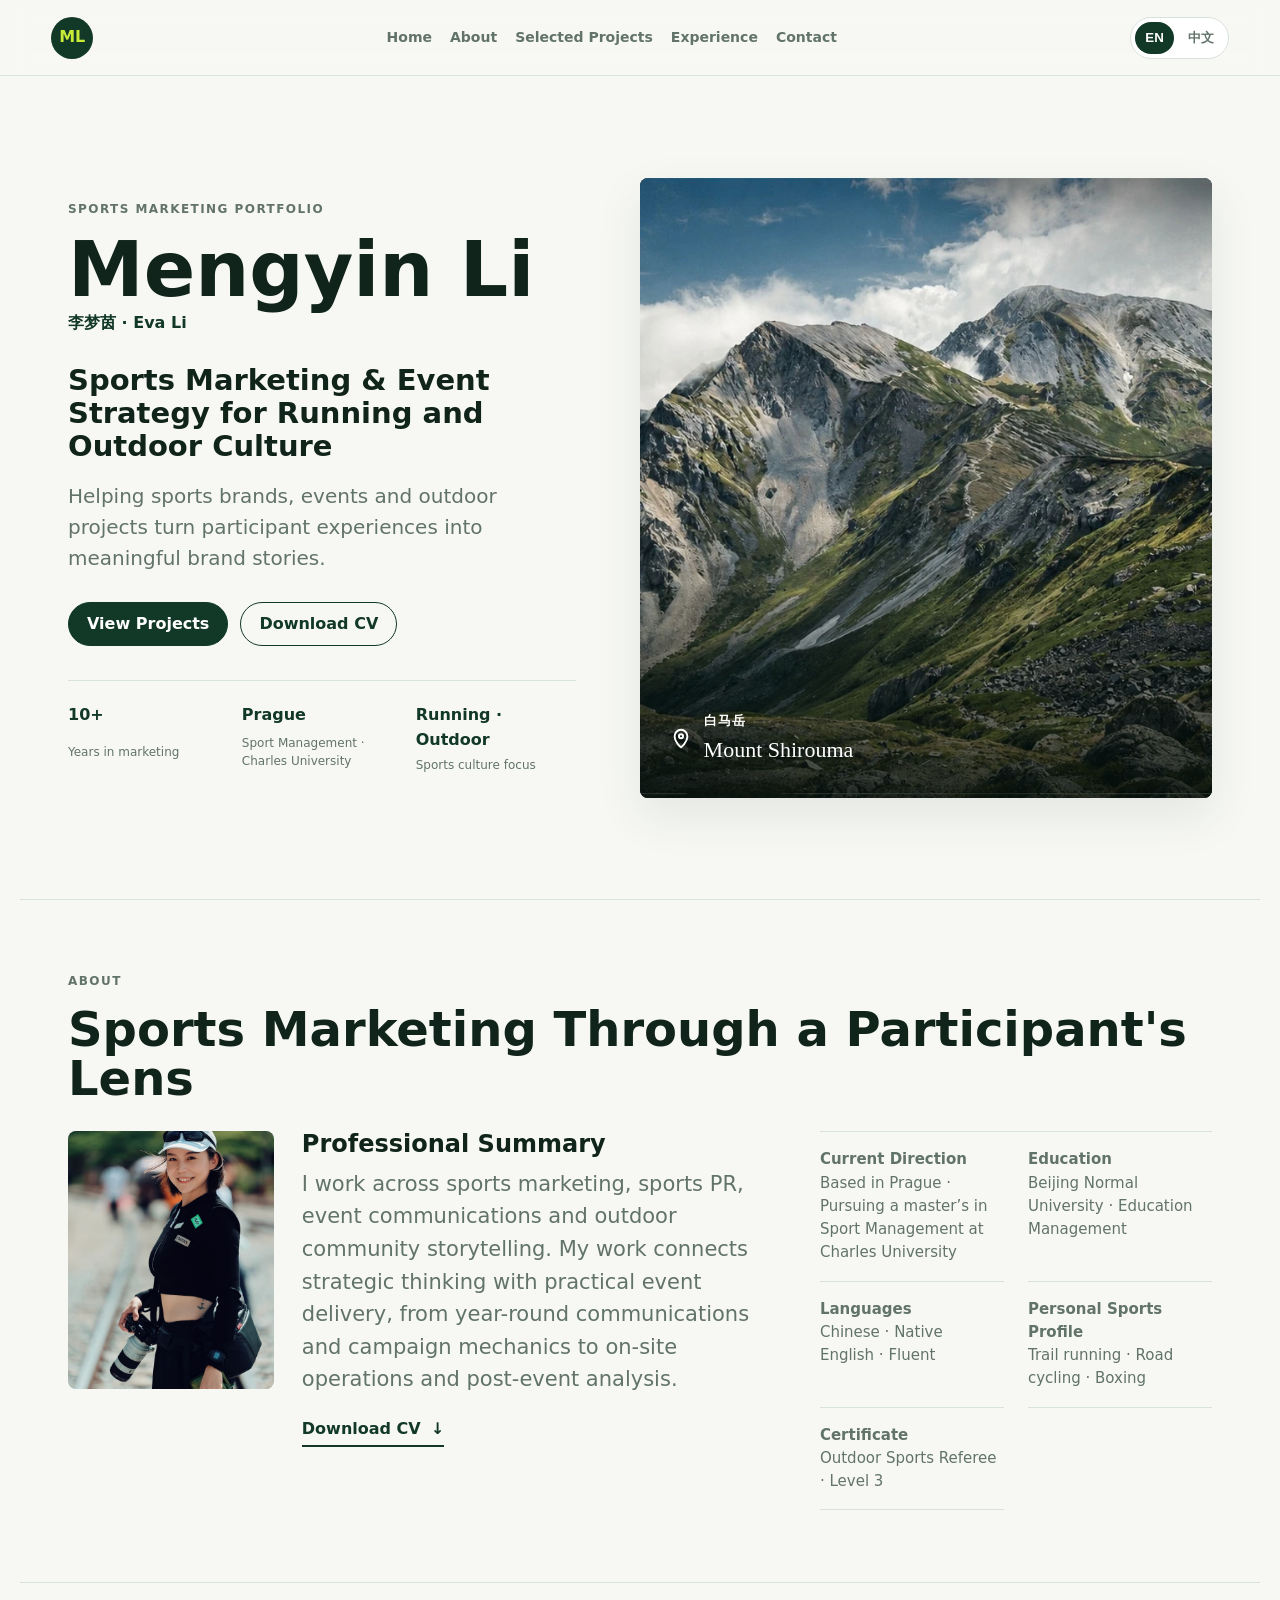
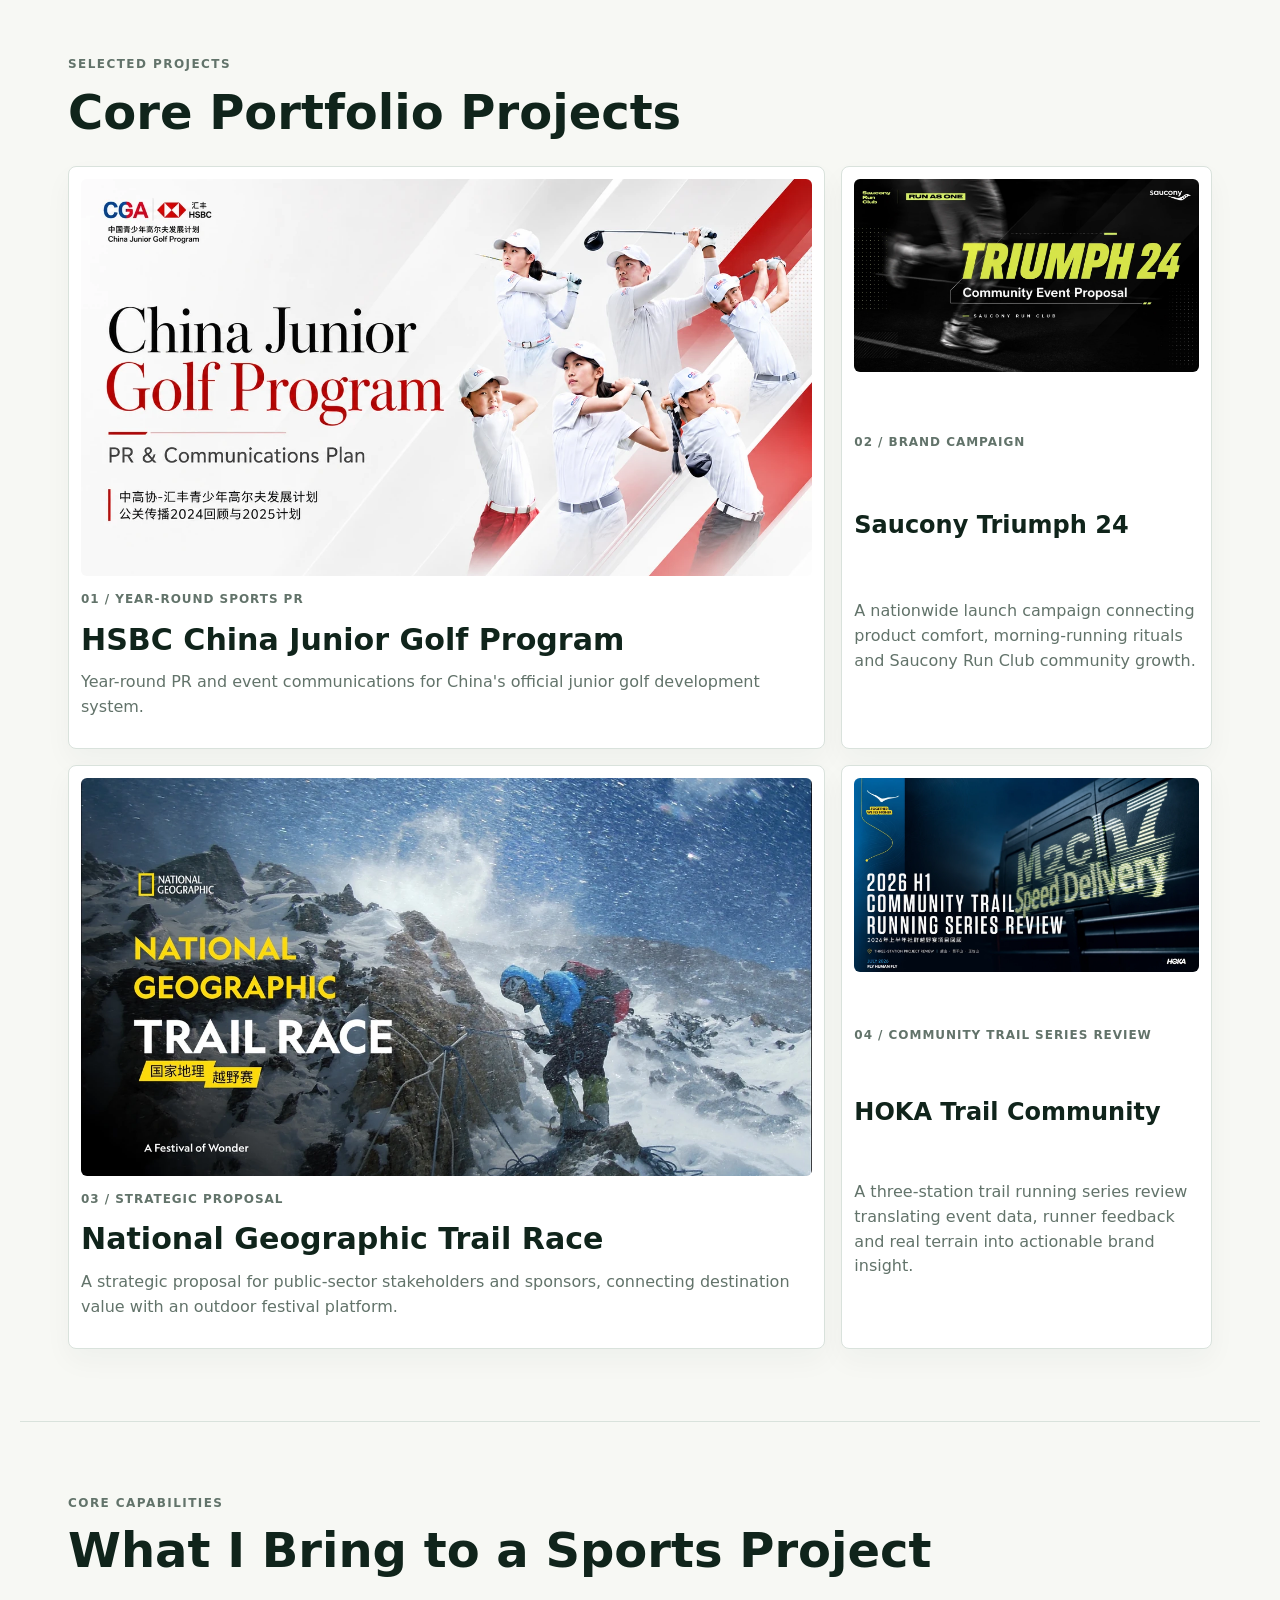
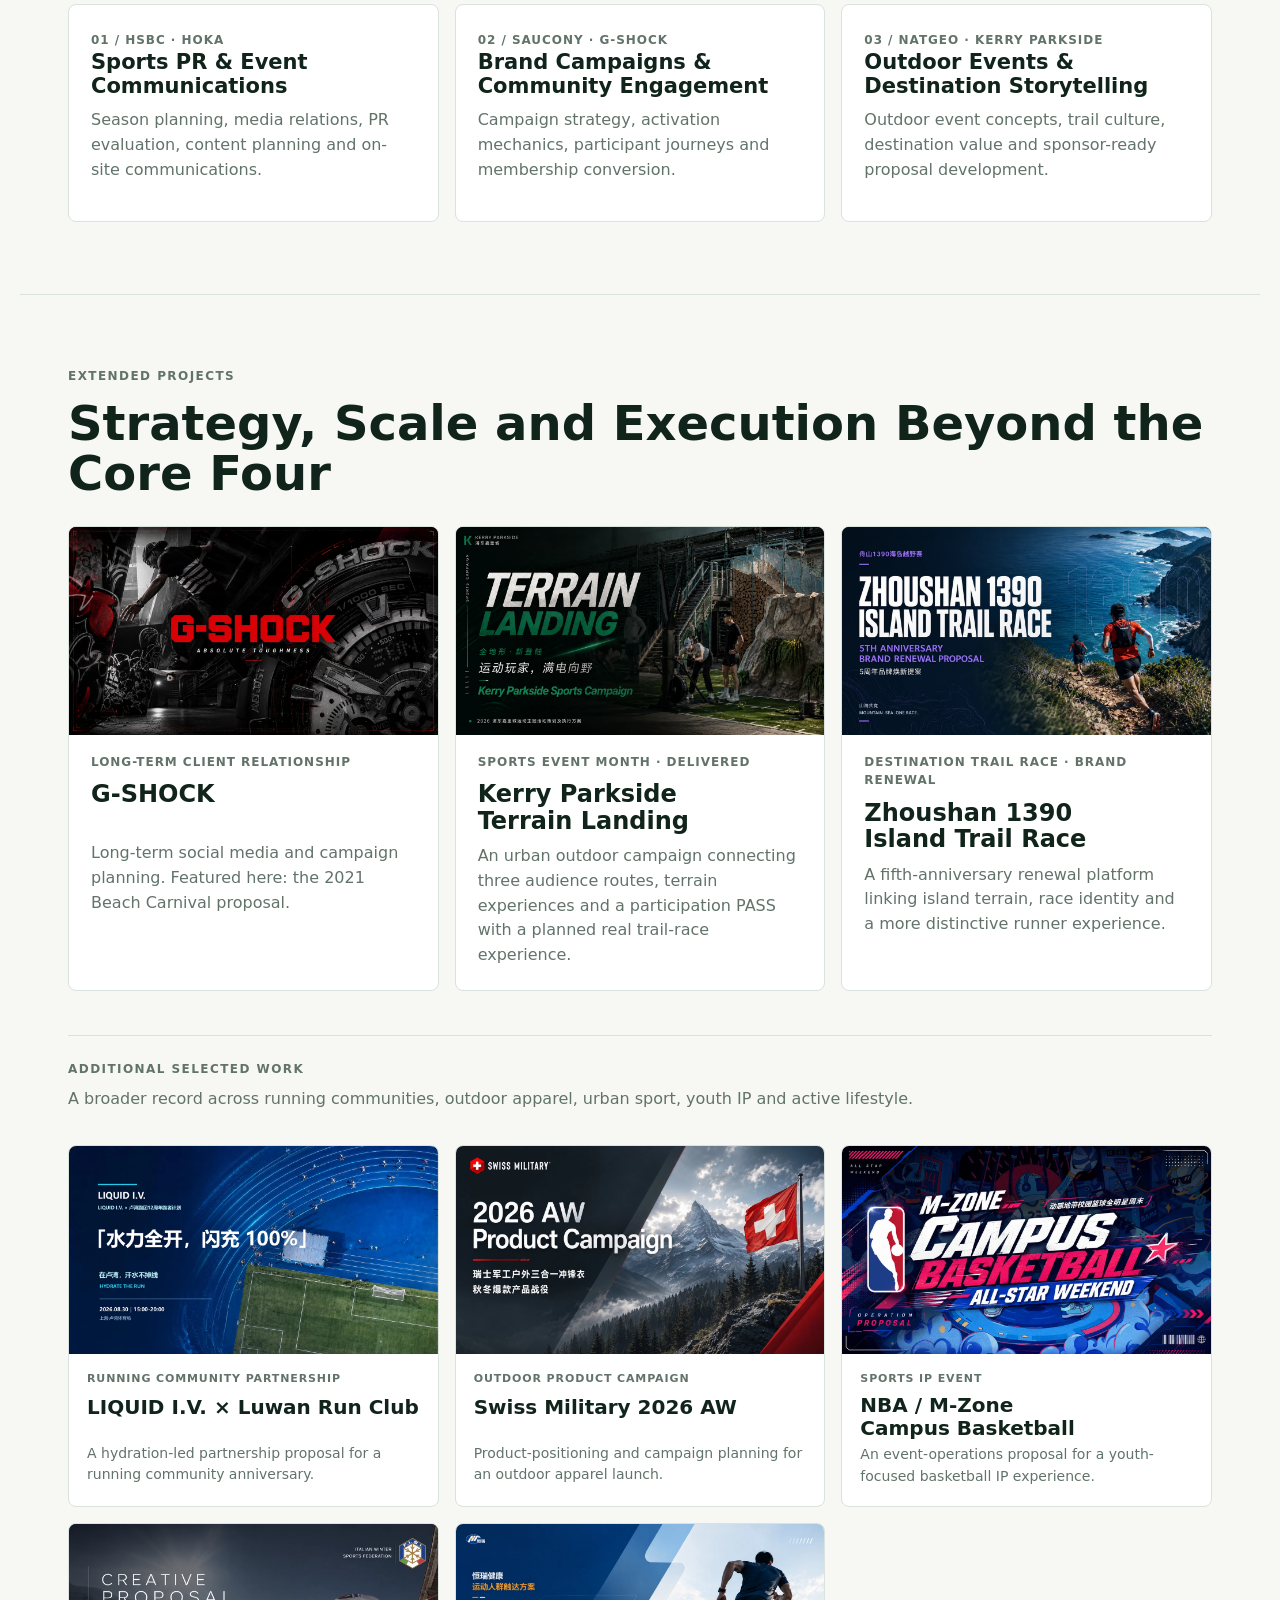
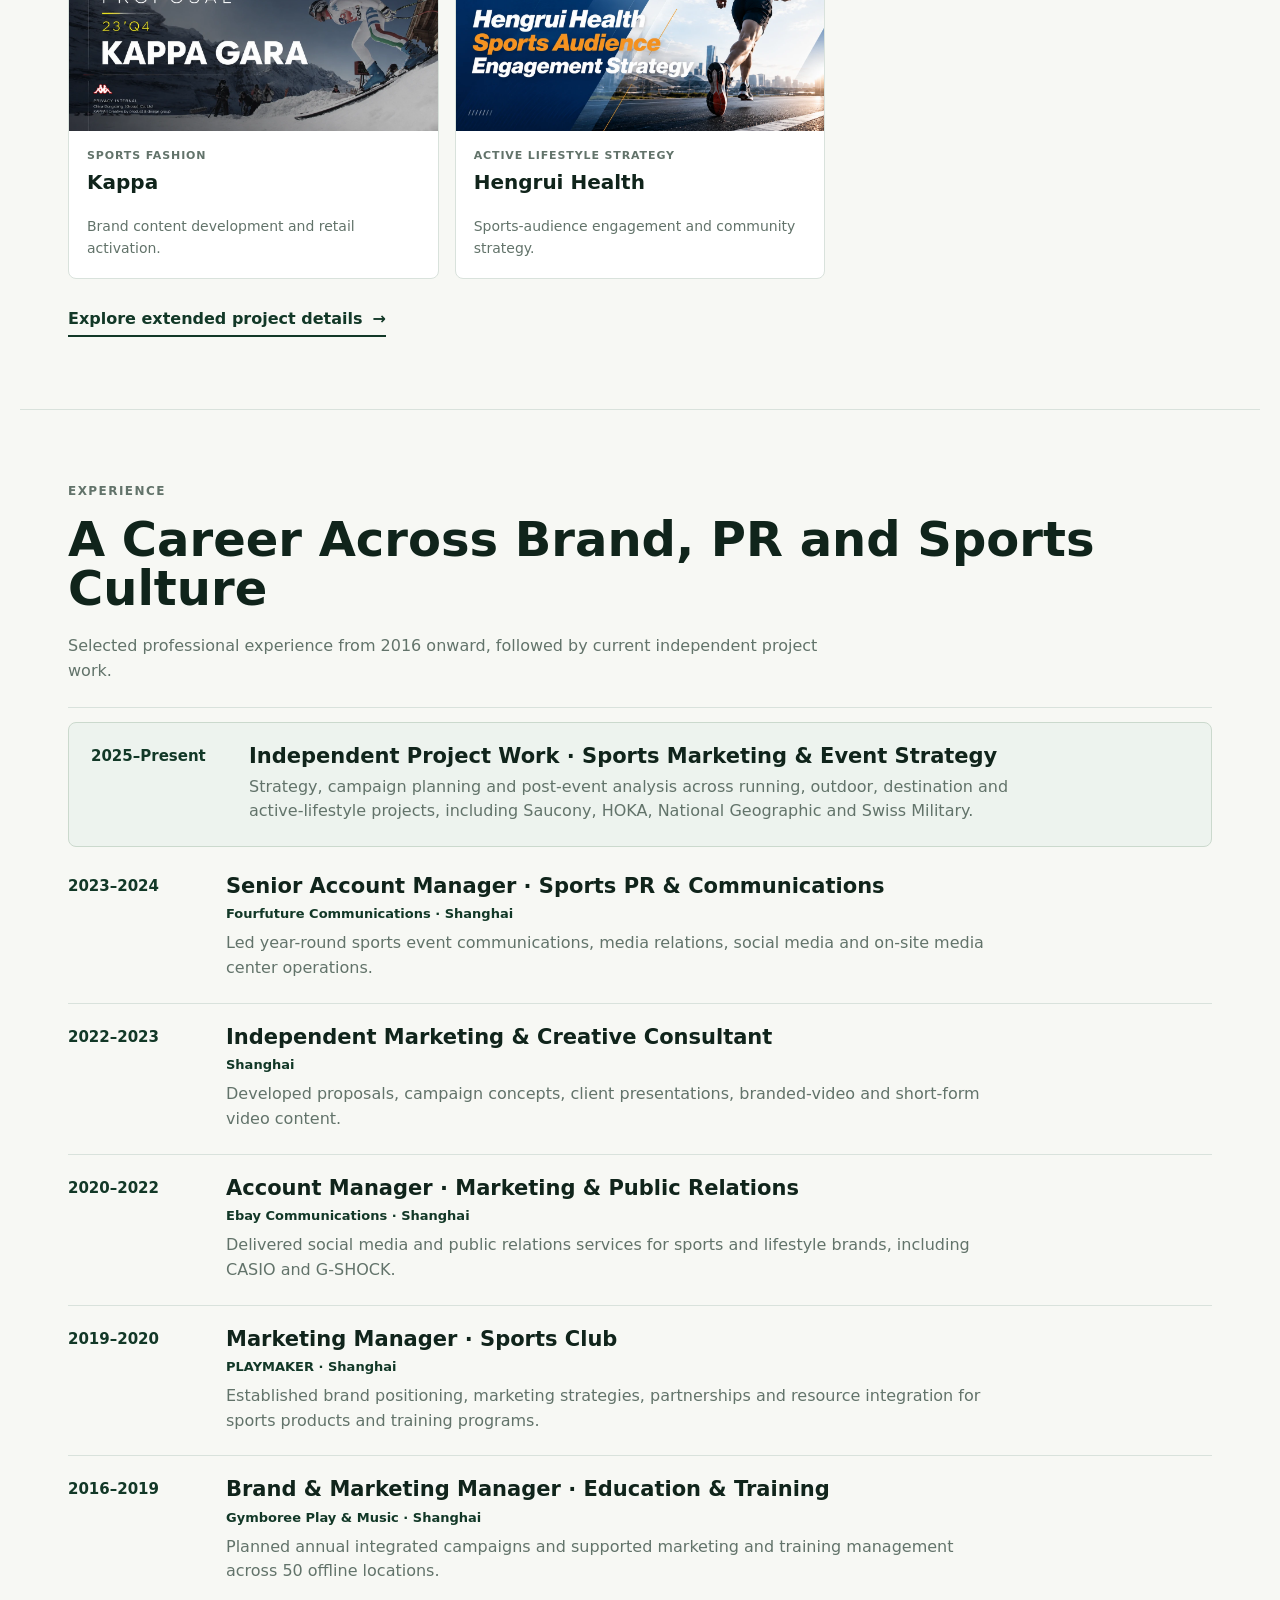
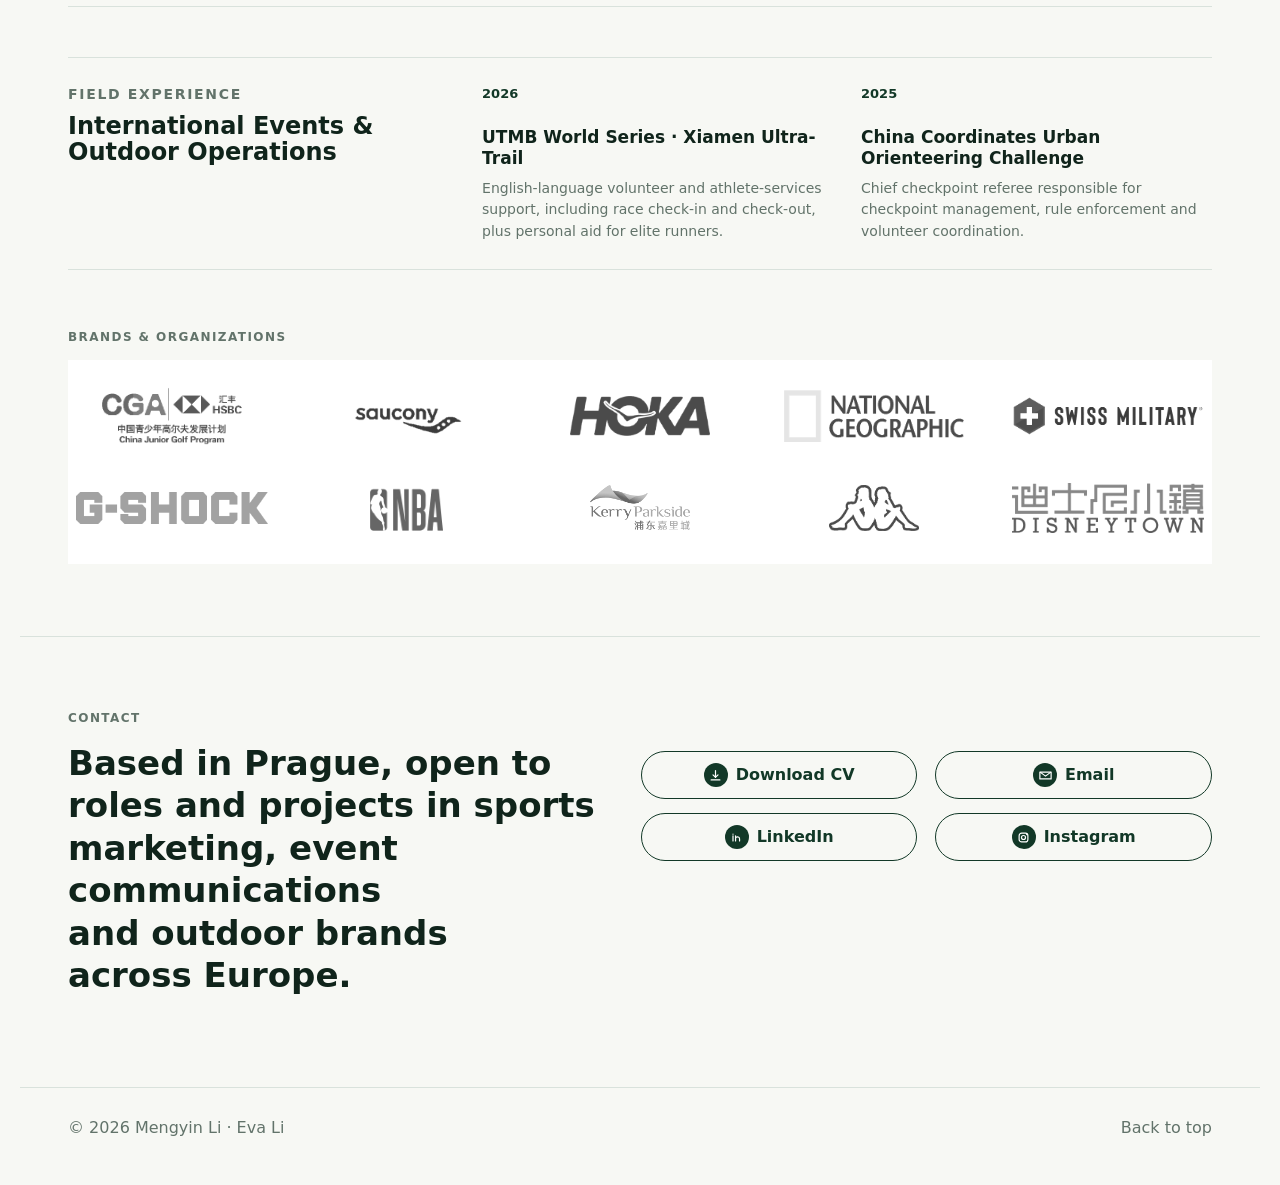
<file: index.html>
<!doctype html>
<html lang="en">
  <head>
    <meta charset="utf-8">
    <meta name="viewport" content="width=device-width, initial-scale=1">
    <title>Mengyin Li | Sports Marketing Portfolio</title>
    <meta name="description" content="Sports marketing and event strategy portfolio for Mengyin Li, focused on running, outdoor culture, sports PR and brand community storytelling.">
    <meta name="theme-color" content="#0e3b2c">
    <link rel="canonical" href="https://mengyin0101-coder.github.io/mengyin.github.io/">
    <meta property="og:type" content="website">
    <meta property="og:title" content="Mengyin Li | Sports Marketing & Event Strategy">
    <meta property="og:description" content="Sports marketing and event strategy for running and outdoor culture.">
    <meta property="og:url" content="https://mengyin0101-coder.github.io/mengyin.github.io/">
    <meta property="og:image" content="https://mengyin0101-coder.github.io/mengyin.github.io/assets/images/mount-shirouma-hero.jpg">
    <meta property="og:image:alt" content="Mountain landscape from Mengyin Li's outdoor sports marketing portfolio">
    <meta name="twitter:card" content="summary_large_image">
    <meta name="twitter:title" content="Mengyin Li | Sports Marketing & Event Strategy">
    <meta name="twitter:description" content="Sports marketing and event strategy for running and outdoor culture.">
    <meta name="twitter:image" content="https://mengyin0101-coder.github.io/mengyin.github.io/assets/images/mount-shirouma-hero.jpg">
    <link rel="stylesheet" href="styles.css?v=portfolio14">
  </head>
  <body>
    <header class="site-header">
      <a class="brand" href="#home" aria-label="Mengyin Li portfolio home">ML</a>
      <nav class="nav" aria-label="Primary navigation">
        <a href="#home"><span class="lang-en-only">Home</span><span class="lang-zh-only">首页</span></a>
        <a href="#about"><span class="lang-en-only">About</span><span class="lang-zh-only">关于我</span></a>
        <a href="#projects"><span class="lang-en-only">Selected Projects</span><span class="lang-zh-only">精选项目</span></a>
        <a href="#experience"><span class="lang-en-only">Experience</span><span class="lang-zh-only">职业经历</span></a>
        <a href="#contact"><span class="lang-en-only">Contact</span><span class="lang-zh-only">联系</span></a>
      </nav>
      <div class="lang-switch" aria-label="Language switch">
        <button class="lang-button is-active" type="button" data-lang="en">EN</button>
        <button class="lang-button" type="button" data-lang="zh">中文</button>
      </div>
    </header>

    <main id="home">
      <section class="hero section">
        <div class="hero-copy">
          <p class="eyebrow lang-en-only">Sports Marketing Portfolio</p>
          <p class="eyebrow lang-zh-only">体育营销作品集</p>
          <h1 class="lang-en-only">Mengyin Li</h1>
          <h1 class="lang-zh-only">李梦茵</h1>
          <p class="name-alias lang-en-only">李梦茵 · Eva Li</p>
          <p class="name-alias lang-zh-only">Eva Li</p>
          <h2 class="lang-en-only">Sports Marketing &amp; Event Strategy for Running and Outdoor Culture</h2>
          <h2 class="lang-zh-only">面向跑步与户外文化的体育营销与赛事策略</h2>
          <p class="hero-intro lang-en-only">Helping sports brands, events and outdoor projects turn participant experiences into meaningful brand stories.</p>
          <p class="hero-intro lang-zh-only">为体育品牌、赛事与户外项目，把参与体验沉淀为有共鸣的品牌故事。</p>
          <div class="hero-actions">
            <a class="button primary" href="#projects"><span class="lang-en-only">View Projects</span><span class="lang-zh-only">查看项目</span></a>
            <a class="button" href="assets/documents/Mengyin_Li_CV.pdf?v=20260927" download><span class="lang-en-only">Download CV</span><span class="lang-zh-only">下载 CV</span></a>
          </div>
          <div class="hero-facts" aria-label="Profile highlights">
            <span><strong>10+</strong><small class="lang-en-only">Years in marketing</small><small class="lang-zh-only">年营销传播经验</small></span>
            <span><strong class="lang-en-only">Prague</strong><strong class="lang-zh-only">布拉格</strong><small class="lang-en-only">Sport Management · Charles University</small><small class="lang-zh-only">查理大学 · 体育管理硕士在读</small></span>
            <span><strong class="lang-en-only">Running · Outdoor</strong><strong class="lang-zh-only">跑步 · 户外</strong><small class="lang-en-only">Sports culture focus</small><small class="lang-zh-only">体育文化方向</small></span>
          </div>
        </div>
        <div class="hero-visual" aria-label="Mount Shirouma outdoor landscape">
          <img fetchpriority="high" src="assets/home-optimized/mount-shirouma-hero.webp" alt="Mountain landscape at Mount Shirouma" width="812" height="742">
          <div class="visual-location">
            <span class="location-pin" aria-hidden="true"><svg viewBox="0 0 24 24"><path d="M12 21s7-5.25 7-12A7 7 0 1 0 5 9c0 6.75 7 12 7 12Z"/><circle cx="12" cy="9" r="2.25"/></svg></span>
            <div><span>白马岳</span><strong>Mount Shirouma</strong></div>
          </div>
        </div>
      </section>

      <section class="section about" id="about">
        <div class="section-heading">
          <p class="eyebrow lang-en-only">About</p>
          <p class="eyebrow lang-zh-only">关于我</p>
          <h2 class="lang-en-only">Sports Marketing Through a Participant's Lens</h2>
          <h2 class="lang-zh-only">从参与者视角理解体育营销</h2>
        </div>
        <div class="about-grid">
          <figure class="about-portrait">
            <img loading="lazy" decoding="async" src="assets/home-optimized/mengyin-li-portrait.webp" alt="Mengyin Li outdoors wearing a running cap and carrying a camera" width="600" height="900">
          </figure>
          <div class="about-summary">
            <h3 class="lang-en-only">Professional Summary</h3><h3 class="lang-zh-only">职业简介</h3>
            <p class="lang-en-only">I work across sports marketing, sports PR, event communications and outdoor community storytelling. My work connects strategic thinking with practical event delivery, from year-round communications and campaign mechanics to on-site operations and post-event analysis.</p>
            <p class="lang-zh-only">我长期深耕体育营销、体育公关、赛事传播与户外社群内容。工作重点是把策略思考落到真实的活动体验中，从全年传播规划、活动机制，到现场传播支持与赛后复盘。</p>
            <a class="text-link" href="assets/documents/Mengyin_Li_CV.pdf?v=20260927" download><span class="lang-en-only">Download CV</span><span class="lang-zh-only">下载英文 CV</span><span aria-hidden="true">↓</span></a>
          </div>
          <div class="profile-notes">
            <p><strong class="lang-en-only">Current Direction</strong><strong class="lang-zh-only">当前方向</strong><br><span class="lang-en-only">Based in Prague · Pursuing a master’s in Sport Management at Charles University</span><span class="lang-zh-only">常驻布拉格，正在查理大学攻读体育管理硕士</span></p>
            <p><strong class="lang-en-only">Education</strong><strong class="lang-zh-only">教育背景</strong><br><span class="lang-en-only">Beijing Normal University · Education Management</span><span class="lang-zh-only">北京师范大学 · 教育管理</span></p>
            <p><strong class="lang-en-only">Languages</strong><strong class="lang-zh-only">语言能力</strong><br><span class="lang-en-only">Chinese · Native<br>English · Fluent</span><span class="lang-zh-only">中文母语 · 英文流利</span></p>
            <p><strong class="lang-en-only">Personal Sports Profile</strong><strong class="lang-zh-only">个人运动档案</strong><br><span class="lang-en-only">Trail running · Road cycling · Boxing</span><span class="lang-zh-only">越野跑 · 公路骑行 · 拳击</span></p>
            <p><strong class="lang-en-only">Certificate</strong><strong class="lang-zh-only">专业证书</strong><br><span class="lang-en-only">Outdoor Sports Referee · Level 3</span><span class="lang-zh-only">三级户外运动裁判员</span></p>
          </div>
        </div>
      </section>

      <section class="section projects" id="projects">
        <div class="section-heading">
          <p class="eyebrow lang-en-only">Selected Projects</p>
          <p class="eyebrow lang-zh-only">精选项目</p>
          <h2 class="lang-en-only">Core Portfolio Projects</h2>
          <h2 class="lang-zh-only">核心案例</h2>
        </div>
        <div class="project-grid">
          <a class="project-card project-featured" href="case-studies.html#hsbc">
            <img loading="lazy" decoding="async" class="project-visual" src="assets/home-optimized/hsbc-junior-golf.webp" alt="HSBC China Junior Golf Program PR and Communications Plan cover" width="1280" height="720">
            <div class="project-meta"><span class="lang-en-only">01 / Year-round Sports PR</span><span class="lang-zh-only">01 / 全年体育公关</span></div>
            <h3>HSBC China Junior Golf Program</h3>
            <p class="lang-en-only">Year-round PR and event communications for China's official junior golf development system.</p>
            <p class="lang-zh-only">围绕中国官方青少年高尔夫人才培养体系的全年公关与赛事传播。</p>
          </a>
          <a class="project-card project-compact" href="case-studies.html#saucony">
            <img loading="lazy" decoding="async" class="project-visual" src="assets/home-optimized/saucony-triumph-24.webp" alt="Saucony Triumph 24 community event proposal cover" width="1280" height="720">
            <div class="project-meta"><span class="lang-en-only">02 / Brand Campaign</span><span class="lang-zh-only">02 / 品牌 Campaign</span></div>
            <h3>Saucony Triumph 24</h3>
            <p class="lang-en-only">A nationwide launch campaign connecting product comfort, morning-running rituals and Saucony Run Club community growth.</p>
            <p class="lang-zh-only">围绕新品上市，将舒适产品利益、晨跑仪式与城市社群激活串联起来。</p>
          </a>
          <a class="project-card project-featured" href="case-studies.html#natgeo">
            <img loading="lazy" decoding="async" class="project-visual" src="assets/home-optimized/natgeo-trail-race.webp" alt="National Geographic Trail Race proposal cover" width="1280" height="720">
            <div class="project-meta"><span class="lang-en-only">03 / Strategic Proposal</span><span class="lang-zh-only">03 / 战略提案</span></div>
            <h3><span class="lang-en-only">National Geographic Trail Race</span><span class="lang-zh-only">国家地理 · 越野赛事策划</span></h3>
            <p class="lang-en-only">A strategic proposal for public-sector stakeholders and sponsors, connecting destination value with an outdoor festival platform.</p>
            <p class="lang-zh-only">面向政府与潜在赞助商的概念提案，连接目的地价值与户外生活节 IP。</p>
          </a>
          <a class="project-card project-compact" href="case-studies.html#hoka">
            <img loading="lazy" decoding="async" class="project-visual" src="assets/home-optimized/hoka-trail-community.webp" alt="HOKA 2026 H1 Community Trail Running Series Review cover" width="1280" height="720">
            <div class="project-meta"><span class="lang-en-only">04 / Community Trail Series Review</span><span class="lang-zh-only">04 / 社群越野跑系列复盘</span></div>
            <h3>HOKA Trail Community</h3>
            <p class="lang-en-only">A three-station trail running series review translating event data, runner feedback and real terrain into actionable brand insight.</p>
            <p class="lang-zh-only">三站越野跑系列复盘，将数据、跑者反馈与真实赛道体验转化为可执行的品牌洞察。</p>
          </a>
        </div>
      </section>

      <section class="section focus">
        <div class="section-heading compact-heading">
          <p class="eyebrow lang-en-only">Core Capabilities</p>
          <p class="eyebrow lang-zh-only">核心能力</p>
          <h2 class="lang-en-only">What I Bring to a Sports Project</h2>
          <h2 class="lang-zh-only">我能为体育项目贡献什么</h2>
        </div>
        <div class="focus-grid">
          <article>
            <span>01 / HSBC · HOKA</span>
            <h3 class="lang-en-only">Sports PR &amp; Event Communications</h3>
            <h3 class="lang-zh-only">体育公关与赛事传播</h3>
            <p class="lang-en-only">Season planning, media relations, PR evaluation, content planning and on-site communications.</p>
            <p class="lang-zh-only">赛季传播规划、媒体关系、传播复盘、内容策划与赛事现场传播。</p>
          </article>
          <article>
            <span>02 / SAUCONY · G-SHOCK</span>
            <h3 class="lang-en-only">Brand Campaigns &amp; Community Engagement</h3>
            <h3 class="lang-zh-only">品牌活动与社群激活</h3>
            <p class="lang-en-only">Campaign strategy, activation mechanics, participant journeys and membership conversion.</p>
            <p class="lang-zh-only">品牌活动逻辑、参与机制、用户旅程与会员转化。</p>
          </article>
          <article>
            <span>03 / NATGEO · KERRY PARKSIDE</span>
            <h3 class="lang-en-only">Outdoor Events &amp; Destination Storytelling</h3>
            <h3 class="lang-zh-only">户外活动与目的地叙事</h3>
            <p class="lang-en-only">Outdoor event concepts, trail culture, destination value and sponsor-ready proposal development.</p>
            <p class="lang-zh-only">户外活动概念、越野文化、目的地价值和赞助商提案逻辑。</p>
          </article>
        </div>
      </section>

      <section class="section supporting">
        <div class="section-heading">
          <p class="eyebrow lang-en-only">Extended Projects</p>
          <p class="eyebrow lang-zh-only">延展案例</p>
          <h2 class="lang-en-only">Strategy, Scale and Execution Beyond the Core Four</h2>
          <h2 class="lang-zh-only">核心案例之外，仍有策略深度与执行体量</h2>
        </div>
        <div class="snapshot-grid">
          <a class="snapshot-card" href="project-snapshots.html#gshock">
            <img loading="lazy" decoding="async" class="snapshot-visual" src="assets/home-optimized/gshock-social-campaign.webp" alt="G-SHOCK social campaign event visual" width="1280" height="720">
            <span class="lang-en-only">Long-Term Client Relationship</span><span class="lang-zh-only">长期客户服务</span>
            <h3>G-SHOCK</h3>
            <p class="lang-en-only">Long-term social media and campaign planning. Featured here: the 2021 Beach Carnival proposal.</p>
            <p class="lang-zh-only">长期负责社媒运营与品牌活动策划；精选展示 2021 年「制燥浪潮」沙滩嘉年华方案。</p>
          </a>
          <a class="snapshot-card" href="project-snapshots.html#kerry">
            <img loading="lazy" decoding="async" class="snapshot-visual" src="assets/home-optimized/kerry-parkside-terrain-landing.webp" alt="Kerry Parkside Terrain Landing outdoor sports activation visual" width="1280" height="720">
            <span class="lang-en-only">Sports Event Month · Delivered</span><span class="lang-zh-only">运动主题活动月 · 已落地</span>
            <h3>Kerry Parkside Terrain Landing</h3>
            <p class="lang-en-only">An urban outdoor campaign connecting three audience routes, terrain experiences and a participation PASS with a planned real trail-race experience.</p>
            <p class="lang-zh-only">以大众、专业、亲子三条路线，串联地形体验、满电 PASS 与真实越野赛事延伸的城市户外活动策划。</p>
          </a>
          <a class="snapshot-card" href="project-snapshots.html#zhoushan">
            <img loading="lazy" decoding="async" class="snapshot-visual" src="assets/home-optimized/zhoushan-1390-brand-renewal.webp" alt="Zhoushan 1390 Island Trail Race brand renewal proposal cover" width="1280" height="720">
            <span class="lang-en-only">Destination Trail Race · Brand Renewal</span><span class="lang-zh-only">目的地越野赛 · 品牌焕新</span>
            <h3><span class="lang-en-only">Zhoushan 1390 Island Trail Race</span><span class="lang-zh-only">舟山 1390 海岛越野赛</span></h3>
            <p class="lang-en-only">A fifth-anniversary renewal platform linking island terrain, race identity and a more distinctive runner experience.</p>
            <p class="lang-zh-only">以五周年为契机，连接海岛地形、赛事身份与更具辨识度的跑者体验。</p>
          </a>
        </div>
        <div class="supporting-divider">
          <p class="eyebrow lang-en-only">Additional Selected Work</p><p class="eyebrow lang-zh-only">更多精选项目</p>
          <p class="lang-en-only">A broader record across running communities, outdoor apparel, urban sport, youth IP and active lifestyle.</p><p class="lang-zh-only">覆盖跑步社群、户外服装、城市运动、青年体育 IP 与健康运动策略的更多项目经验。</p>
        </div>
        <div class="snapshot-list" aria-label="Additional project list">
          <a class="snapshot-list-card" href="project-snapshots.html#liquid">
            <div class="snapshot-list-cover"><img loading="lazy" decoding="async" src="assets/home-optimized/liquid-iv-luwan-run-club.webp" alt="LIQUID I.V. and Luwan Run Club partnership proposal cover" width="1280" height="720"></div>
            <div class="snapshot-list-content">
              <span class="lang-en-only">Running Community Partnership</span><span class="lang-zh-only">跑步社群合作</span>
              <h3>LIQUID I.V. × Luwan Run Club</h3>
              <p class="lang-en-only">A hydration-led partnership proposal for a running community anniversary.</p><p class="lang-zh-only">围绕跑团周年节点的补水品牌合作提案。</p>
            </div>
          </a>
          <a class="snapshot-list-card" href="project-snapshots.html#swiss">
            <div class="snapshot-list-cover"><img loading="lazy" decoding="async" src="assets/home-optimized/swiss-military-2026-aw.webp" alt="Swiss Military 2026 AW Product Campaign cover" width="1280" height="720"></div>
            <div class="snapshot-list-content">
              <span class="lang-en-only">Outdoor Product Campaign</span><span class="lang-zh-only">户外产品 Campaign</span>
              <h3>Swiss Military 2026 AW</h3>
              <p class="lang-en-only">Product-positioning and campaign planning for an outdoor apparel launch.</p><p class="lang-zh-only">围绕户外服装新品的产品定位与 campaign 策划。</p>
            </div>
          </a>
          <a class="snapshot-list-card snapshot-list-card--nba" href="project-snapshots.html#nba">
            <div class="snapshot-list-cover">
              <img loading="lazy" decoding="async" src="assets/home-optimized/nba-mzone-campus.webp" alt="NBA and M-Zone Campus Basketball All-Star Weekend proposal cover" width="1280" height="720">
            </div>
            <div class="snapshot-list-content">
              <span class="lang-en-only">Sports IP Event</span><span class="lang-zh-only">体育 IP 活动</span>
              <h3>NBA / M-Zone Campus Basketball</h3>
              <p class="lang-en-only">An event-operations proposal for a youth-focused basketball IP experience.</p><p class="lang-zh-only">面向年轻人群的篮球 IP 活动运营方案。</p>
            </div>
          </a>
          <a class="snapshot-list-card snapshot-list-card--kappa" href="project-snapshots.html#kappa">
            <div class="snapshot-list-cover">
              <img loading="lazy" decoding="async" src="assets/home-optimized/kappa-gara.webp" alt="Kappa Gara creative proposal featuring Italian winter sports" width="1280" height="720">
            </div>
            <div class="snapshot-list-content">
              <span class="lang-en-only">Sports Fashion</span><span class="lang-zh-only">运动时尚</span>
              <h3>Kappa</h3>
              <p class="lang-en-only">Brand content development and retail activation.</p><p class="lang-zh-only">品牌内容与零售激活</p>
            </div>
          </a>
          <a class="snapshot-list-card snapshot-list-card--hengrui" href="project-snapshots.html#hengrui">
            <div class="snapshot-list-cover"><img loading="lazy" decoding="async" src="assets/home-optimized/hengrui-sports-audience-strategy.webp" alt="Hengrui Health sports audience engagement strategy cover" width="1280" height="720"></div>
            <div class="snapshot-list-content">
              <span class="lang-en-only">Active Lifestyle Strategy</span><span class="lang-zh-only">健康运动策略</span>
              <h3>Hengrui Health</h3>
              <p class="lang-en-only">Sports-audience engagement and community strategy.</p><p class="lang-zh-only">运动人群与社群运营策略</p>
            </div>
          </a>
        </div>
        <a class="text-link supporting-link" href="project-snapshots.html"><span class="lang-en-only">Explore extended project details</span><span class="lang-zh-only">查看延展项目详情</span><span aria-hidden="true">→</span></a>
      </section>

      <section class="section experience" id="experience">
        <div class="section-heading">
          <p class="eyebrow lang-en-only">Experience</p>
          <p class="eyebrow lang-zh-only">职业经历</p>
          <h2 class="lang-en-only">A Career Across Brand, PR and Sports Culture</h2>
          <h2 class="lang-zh-only">横跨品牌、公关与体育文化的职业路径</h2>
        </div>
        <p class="timeline-note lang-en-only">Selected professional experience from 2016 onward, followed by current independent project work.</p>
        <p class="timeline-note lang-zh-only">以下为 2016 年以来的主要职业经历，以及目前持续开展的独立项目工作。</p>
        <div class="timeline">
          <article class="timeline-current"><time>2025–Present</time><div><h3 class="lang-en-only">Independent Project Work · Sports Marketing &amp; Event Strategy</h3><h3 class="lang-zh-only">独立项目 · 体育营销与赛事策略</h3><p class="lang-en-only">Strategy, campaign planning and post-event analysis across running, outdoor, destination and active-lifestyle projects, including Saucony, HOKA, National Geographic and Swiss Military.</p><p class="lang-zh-only">为跑步、户外、目的地与健康运动项目提供策略、品牌活动策划与复盘分析，合作项目包括 Saucony、HOKA、National Geographic 与 Swiss Military。</p></div></article>
          <article><time>2023–2024</time><div><h3 class="lang-en-only">Senior Account Manager · Sports PR &amp; Communications</h3><h3 class="lang-zh-only">高级客户经理 · 体育公关与传播</h3><p class="company-line">Fourfuture Communications · Shanghai</p><p class="lang-en-only">Led year-round sports event communications, media relations, social media and on-site media center operations.</p><p class="lang-zh-only">负责全年体育赛事传播、媒体关系、社交媒体与赛事现场媒体中心运营。</p></div></article>
          <article><time>2022–2023</time><div><h3 class="lang-en-only">Independent Marketing &amp; Creative Consultant</h3><h3 class="lang-zh-only">独立营销与创意顾问</h3><p class="company-line">Shanghai</p><p class="lang-en-only">Developed proposals, campaign concepts, client presentations, branded-video and short-form video content.</p><p class="lang-zh-only">负责提案开发、campaign 策划、客户演示及品牌视频与短视频内容制作。</p></div></article>
          <article><time>2020–2022</time><div><h3 class="lang-en-only">Account Manager · Marketing &amp; Public Relations</h3><h3 class="lang-zh-only">客户经理 · 市场营销与公共关系</h3><p class="company-line">Ebay Communications · Shanghai</p><p class="lang-en-only">Delivered social media and public relations services for sports and lifestyle brands, including CASIO and G-SHOCK.</p><p class="lang-zh-only">负责体育及生活方式品牌的社交媒体与公关传播，包括 CASIO 与 G-SHOCK。</p></div></article>
          <article><time>2019–2020</time><div><h3 class="lang-en-only">Marketing Manager · Sports Club</h3><h3 class="lang-zh-only">市场经理 · 运动俱乐部</h3><p class="company-line">PLAYMAKER · Shanghai</p><p class="lang-en-only">Established brand positioning, marketing strategies, partnerships and resource integration for sports products and training programs.</p><p class="lang-zh-only">负责运动产品与培训项目的品牌定位、营销策略、合作伙伴和资源整合。</p></div></article>
          <article><time>2016–2019</time><div><h3 class="lang-en-only">Brand &amp; Marketing Manager · Education &amp; Training</h3><h3 class="lang-zh-only">品牌与市场经理 · 教育培训</h3><p class="company-line">Gymboree Play &amp; Music · Shanghai</p><p class="lang-en-only">Planned annual integrated campaigns and supported marketing and training management across 50 offline locations.</p><p class="lang-zh-only">负责年度整合营销 campaign，并为 50 家线下门店提供市场与培训管理支持。</p></div></article>
        </div>
        <div class="field-experience">
          <div class="field-heading"><p class="eyebrow lang-en-only">Field Experience</p><p class="eyebrow lang-zh-only">赛事现场经历</p><h3 class="lang-en-only">International Events &amp; Outdoor Operations</h3><h3 class="lang-zh-only">国际赛事与户外执行</h3></div>
          <article><time>2026</time><h4>UTMB World Series · Xiamen Ultra-Trail</h4><p class="lang-en-only">English-language volunteer and athlete-services support, including race check-in and check-out, plus personal aid for elite runners.</p><p class="lang-zh-only">担任英文志愿者及运动员服务支持，协助国际运动员签到、离场及精英跑者个人补给。</p></article>
          <article><time>2025</time><h4>China Coordinates Urban Orienteering Challenge</h4><p class="lang-en-only">Chief checkpoint referee responsible for checkpoint management, rule enforcement and volunteer coordination.</p><p class="lang-zh-only">担任主检查点裁判，负责点位管理、规则执行与志愿者协调。</p></article>
        </div>
        <div class="brand-heading">
          <p class="eyebrow lang-en-only">Brands &amp; Organizations</p>
          <p class="eyebrow lang-zh-only">服务过的品牌与组织</p>
        </div>
        <div class="brand-wall" aria-label="Brand list">
          <figure class="logo-program"><img loading="lazy" decoding="async" src="assets/logos/hsbc-junior-golf.png" alt="China Junior Golf Program and HSBC" width="314" height="131"></figure>
          <figure><img loading="lazy" decoding="async" src="assets/logos/saucony.png" alt="Saucony" width="359" height="117"></figure>
          <figure class="logo-hoka"><img loading="lazy" decoding="async" src="assets/logos/hoka-transparent.png" alt="HOKA" width="743" height="212"></figure>
          <figure class="logo-wide"><img loading="lazy" decoding="async" src="assets/logos/natgeo-whitebg.png" alt="National Geographic" width="454" height="131"></figure>
          <figure><img loading="lazy" decoding="async" src="assets/logos/swiss-military.webp" alt="Swiss Military" width="2064" height="425"></figure>
          <figure><img loading="lazy" decoding="async" src="assets/logos/gshock.png" alt="G-SHOCK" width="579" height="96"></figure>
          <figure><img loading="lazy" decoding="async" src="assets/home-optimized/nba.webp" alt="NBA" width="1280" height="789"></figure>
          <figure><img loading="lazy" decoding="async" src="assets/logos/kerry-parkside-cropped.png" alt="Kerry Parkside" width="385" height="176"></figure>
          <figure><img loading="lazy" decoding="async" src="assets/logos/kappa-transparent.png" alt="Kappa" width="490" height="253"></figure>
          <figure class="logo-wide"><img loading="lazy" decoding="async" src="assets/logos/disneytown-cropped.png" alt="Disneytown" width="518" height="136"></figure>
        </div>
      </section>

      <section class="section contact" id="contact">
        <div>
          <p class="eyebrow lang-en-only">Contact</p>
          <p class="eyebrow lang-zh-only">联系</p>
          <h2 class="lang-en-only">Based in Prague, open to roles and projects in sports marketing, event communications and outdoor brands across Europe.</h2>
          <h2 class="lang-zh-only">常驻布拉格，期待欧洲体育营销、赛事传播与户外品牌领域的工作及项目合作。</h2>
        </div>
        <div class="contact-links">
          <a href="assets/documents/Mengyin_Li_CV.pdf?v=20260927" download aria-label="Download Mengyin Li CV">
            <span class="contact-icon" aria-hidden="true"><svg viewBox="0 0 24 24"><path d="M12 4v11m-4-4 4 4 4-4M5 19h14"/></svg></span><span class="lang-en-only">Download CV</span><span class="lang-zh-only">下载 CV</span>
          </a>
          <a href="mailto:mengyin0101@gmail.com" aria-label="Email Mengyin Li">
            <span class="contact-icon" aria-hidden="true"><svg viewBox="0 0 24 24"><path d="M3 6.5h18v11H3z"/><path d="m4 7 8 6 8-6"/></svg></span><span>Email</span>
          </a>
          <a href="https://www.linkedin.com/in/eva-li-729029106/" target="_blank" rel="noopener noreferrer" aria-label="Mengyin Li on LinkedIn">
            <span class="contact-icon" aria-hidden="true"><svg viewBox="0 0 24 24"><path d="M6.4 9.2v8.4M6.4 6.5v.1M10.5 17.6V9.2m0 3.7c.6-2.5 6.4-3 6.4 1v3.7"/></svg></span><span>LinkedIn</span>
          </a>
          <a href="https://www.instagram.com/evalievalievali/" target="_blank" rel="noopener noreferrer" aria-label="Eva Li on Instagram">
            <span class="contact-icon" aria-hidden="true"><svg viewBox="0 0 24 24"><rect x="5" y="5" width="14" height="14" rx="4"/><circle cx="12" cy="12" r="3.2"/><path d="M16.8 7.3h.01"/></svg></span><span>Instagram</span>
          </a>
        </div>
      </section>
    </main>

    <footer class="site-footer">
      <p>© <span id="year"></span> Mengyin Li · Eva Li</p>
      <a href="#home"><span class="lang-en-only">Back to top</span><span class="lang-zh-only">返回顶部</span></a>
    </footer>
    <script src="script.js?v=portfolio13"></script>
  </body>
</html>
</file>
<file: styles.css>
:root {
  --bg: #f7f8f4;
  --panel: #ffffff;
  --ink: #10241b;
  --muted: #62736a;
  --line: #d9e2dc;
  --green: #123827;
  --lime: #c9ec38;
  --yellow: #f5d629;
  --red: #d71920;
  --shadow: 0 18px 48px rgba(18, 56, 39, 0.09);
}

* {
  box-sizing: border-box;
}

html {
  scroll-behavior: smooth;
}

body {
  margin: 0;
  background: var(--bg);
  color: var(--ink);
  font-family: Inter, ui-sans-serif, system-ui, -apple-system, BlinkMacSystemFont, "Segoe UI", sans-serif;
  line-height: 1.55;
}

a {
  color: inherit;
  text-decoration: none;
}

img {
  max-width: 100%;
  height: auto;
}

.lang-zh-only {
  display: none;
}

body.is-zh .lang-en-only {
  display: none;
}

body.is-zh .lang-zh-only {
  display: revert;
}

.site-header {
  position: sticky;
  top: 0;
  z-index: 10;
  display: grid;
  grid-template-columns: auto 1fr auto;
  gap: 24px;
  align-items: center;
  min-height: 76px;
  padding: 16px clamp(18px, 4vw, 54px);
  border-bottom: 1px solid var(--line);
  background: color-mix(in srgb, var(--bg) 88%, transparent);
  backdrop-filter: blur(14px);
}

.brand {
  display: grid;
  width: 42px;
  height: 42px;
  place-items: center;
  border-radius: 50%;
  background: var(--green);
  color: var(--lime);
  font-weight: 900;
}

.nav {
  display: flex;
  gap: 18px;
  justify-content: center;
  color: var(--muted);
  font-size: 14px;
  font-weight: 760;
}

.nav a:hover {
  color: var(--green);
}

.lang-switch {
  display: flex;
  gap: 4px;
  padding: 4px;
  border: 1px solid var(--line);
  border-radius: 999px;
  background: var(--panel);
}

.lang-button {
  border: 0;
  border-radius: 999px;
  padding: 7px 10px;
  background: transparent;
  color: var(--muted);
  cursor: pointer;
  font-weight: 800;
}

.lang-button.is-active {
  background: var(--green);
  color: white;
}

.section {
  max-width: 1240px;
  margin: 0 auto;
  padding: 72px clamp(18px, 4vw, 48px);
  border-bottom: 1px solid var(--line);
}

.eyebrow {
  margin: 0 0 14px;
  color: var(--muted);
  font-size: 12px;
  font-weight: 860;
  letter-spacing: 0.12em;
  text-transform: uppercase;
}

h1,
h2,
h3,
p {
  margin-top: 0;
}

h1 {
  margin-bottom: 4px;
  font-size: 76px;
  line-height: 0.98;
  letter-spacing: 0;
}

h2 {
  margin-bottom: 18px;
  font-size: 48px;
  line-height: 1.03;
  letter-spacing: 0;
  text-wrap: pretty;
}

h3 {
  margin-bottom: 10px;
  font-size: 24px;
  line-height: 1.1;
}

p {
  color: var(--muted);
}

.hero {
  display: grid;
  grid-template-columns: minmax(0, 0.94fr) minmax(430px, 1.06fr);
  gap: 64px;
  align-items: center;
  min-height: calc(100svh - 76px);
}

.name-alias {
  margin-bottom: 28px;
  color: var(--green);
  font-weight: 820;
}

.hero h2 {
  max-width: 620px;
  font-size: 29px;
  line-height: 1.14;
  text-wrap: pretty;
}

.hero-intro {
  max-width: 590px;
  font-size: 20px;
  line-height: 1.55;
}

.hero-actions,
.contact-links {
  display: flex;
  flex-wrap: wrap;
  gap: 12px;
  margin-top: 28px;
}

.button,
.contact-links a {
  display: inline-flex;
  min-height: 44px;
  align-items: center;
  border: 1px solid var(--green);
  border-radius: 999px;
  padding: 0 18px;
  color: var(--green);
  font-weight: 840;
}

.button.primary,
.contact-links a:hover {
  background: var(--green);
  color: white;
}

.contact-icon {
  display: inline-grid;
  width: 24px;
  height: 24px;
  margin-right: 8px;
  place-items: center;
  border-radius: 50%;
  background: var(--green);
  color: white;
  font-size: 12px;
  font-weight: 900;
}

.contact-icon svg {
  width: 15px;
  height: 15px;
  fill: none;
  stroke: currentColor;
  stroke-width: 1.9;
  stroke-linecap: round;
  stroke-linejoin: round;
}

.contact-links a:hover .contact-icon {
  background: white;
  color: var(--green);
}

.hero-visual {
  position: relative;
  min-height: 620px;
  overflow: hidden;
  border-radius: 8px;
  background: #15271e;
  box-shadow: var(--shadow);
}

.hero-visual::after {
  content: "";
  position: absolute;
  inset: 0;
  background: linear-gradient(180deg, transparent 55%, rgba(4, 14, 9, 0.68));
}

.hero-visual img {
  position: absolute;
  inset: 0;
  width: 100%;
  height: 100%;
  object-fit: cover;
  object-position: center center;
}

.visual-location {
  position: absolute;
  left: 30px;
  bottom: 30px;
  display: flex;
  align-items: center;
  gap: 12px;
  color: white;
  z-index: 1;
}

.location-pin {
  display: grid;
  place-items: center;
  width: 22px;
  height: 22px;
}

.location-pin svg {
  width: 22px;
  height: 22px;
  fill: none;
  stroke: currentColor;
  stroke-width: 2.1;
  stroke-linecap: round;
  stroke-linejoin: round;
}

.visual-location div {
  display: grid;
  gap: 2px;
}

.visual-location span:not(.location-pin) {
  font-size: 13px;
  font-weight: 700;
  letter-spacing: 0.08em;
}

.visual-location strong {
  font-family: Georgia, 'Times New Roman', serif;
  font-size: 22px;
  font-weight: 500;
  letter-spacing: 0;
}

.positioning,
.contact {
  display: grid;
  grid-template-columns: 0.8fr 1fr;
  gap: 36px;
  align-items: start;
}

.contact {
  grid-template-columns: 1fr 1.08fr;
  gap: 44px;
}

.contact h2 {
  max-width: 610px;
  font-size: 34px;
  line-height: 1.25;
  text-wrap: pretty;
}

.contact .contact-links {
  display: grid;
  grid-template-columns: repeat(2, minmax(0, 1fr));
  align-content: start;
  gap: 14px 18px;
  margin-top: 42px;
}

.contact .contact-links a {
  justify-content: center;
  min-height: 48px;
  padding: 0 16px;
  white-space: nowrap;
}

.positioning p,
.about-grid p {
  font-size: 21px;
}

.hero-facts {
  display: grid;
  grid-template-columns: repeat(3, minmax(0, 1fr));
  gap: 14px;
  margin-top: 34px;
  padding-top: 22px;
  border-top: 1px solid var(--line);
}

.hero-facts span {
  display: grid;
  gap: 3px;
}

.hero-facts strong {
  color: var(--green);
  font-size: 16px;
}

.hero-facts small {
  color: var(--muted);
  font-size: 12px;
}

.section-heading {
  margin-bottom: 28px;
}

.focus-grid,
.project-grid,
.snapshot-grid,
.case-grid,
.material-grid {
  display: grid;
  grid-template-columns: repeat(3, minmax(0, 1fr));
  gap: 16px;
}

.focus-grid article,
.snapshot-grid > *,
.case-grid section {
  border: 1px solid var(--line);
  border-radius: 8px;
  padding: 22px;
  background: var(--panel);
}

.focus-grid article > span,
.snapshot-grid > .snapshot-card > span,
.project-meta,
.case-index small {
  color: var(--muted);
  font-size: 12px;
  font-weight: 860;
  letter-spacing: 0.08em;
  text-transform: uppercase;
}

.project-grid {
  grid-template-columns: repeat(12, minmax(0, 1fr));
}

.project-card {
  display: grid;
  gap: 14px;
  border: 1px solid var(--line);
  border-radius: 8px;
  padding: 12px;
  background: var(--panel);
  box-shadow: 0 12px 28px rgba(18, 56, 39, 0.04);
  transition: transform 180ms ease, box-shadow 180ms ease, border-color 180ms ease;
}

.project-featured {
  grid-column: span 8;
}

.project-compact {
  grid-column: span 4;
}

.project-featured h3 {
  font-size: clamp(26px, 2.35vw, 31px);
  line-height: 1.12;
  text-wrap: balance;
}

.focus-grid h3 {
  font-size: 21px;
  line-height: 1.12;
  text-wrap: pretty;
}

.project-featured .project-visual {
  aspect-ratio: 16 / 8.7;
  object-fit: cover;
}

.project-compact .project-visual {
  aspect-ratio: 16 / 9;
}

.project-card:hover,
.case-index a:hover {
  border-color: var(--line);
  box-shadow: 0 18px 32px rgba(18, 56, 39, 0.12);
  transform: translateY(-3px);
}

.project-visual,
.case-cover {
  display: block;
  width: 100%;
  aspect-ratio: 16 / 9;
  border-radius: 6px;
  background: #101510;
  object-fit: cover;
  object-position: center;
}

.project-card h3,
.snapshot-grid h3 {
  margin-bottom: 0;
  text-wrap: balance;
}

.snapshot-card {
  border: 1px solid var(--line);
  border-radius: 8px;
  padding: 22px;
  background: var(--panel);
  display: grid;
  align-content: start;
  gap: 10px;
  transition: box-shadow 180ms ease, transform 180ms ease;
}

.snapshot-card:hover {
  box-shadow: 0 18px 32px rgba(18, 56, 39, 0.1);
  transform: translateY(-3px);
}

.snapshot-card:focus-visible,
.snapshot-list-card:focus-visible {
  outline: 3px solid rgba(201, 236, 56, 0.7);
  outline-offset: 3px;
}

.snapshot-card p {
  margin-bottom: 0;
}

.snapshot-card h3 {
  min-height: 50px;
}

.snapshot-visual {
  display: block;
  width: calc(100% + 44px);
  max-width: none;
  aspect-ratio: 16 / 9;
  margin: -22px -22px 8px;
  border-radius: 7px 7px 0 0;
  background: #101510;
  object-fit: contain;
  object-position: center;
}

.snapshot-list {
  display: grid;
  grid-template-columns: repeat(3, minmax(0, 1fr));
  gap: 16px;
  margin-top: 34px;
}

.snapshot-list-card {
  display: flex;
  flex-direction: column;
  overflow: hidden;
  border: 1px solid var(--line);
  border-radius: 8px;
  background: var(--panel);
  transition: border-color 180ms ease, box-shadow 180ms ease, transform 180ms ease;
}

.snapshot-list-cover {
  position: relative;
  aspect-ratio: 16 / 9;
  overflow: hidden;
  background: var(--green);
}

.snapshot-list-cover img {
  display: block;
  width: 100%;
  height: 100%;
  object-fit: cover;
  transition: transform 280ms ease;
}

.snapshot-list-card--kappa img {
  object-position: center 42%;
}

.snapshot-list-content {
  display: grid;
  grid-template-rows: auto minmax(52px, auto) auto;
  flex: 1;
  padding: 16px 18px 18px;
}

.snapshot-list-card:hover {
  transform: translateY(-3px);
  border-color: var(--line);
  box-shadow: 0 14px 30px rgba(18, 48, 37, 0.12);
}

.snapshot-list-card:hover .snapshot-list-cover img {
  transform: scale(1.035);
}

.supporting-link {
  margin-top: 28px;
}

.snapshot-list-content > span {
  color: var(--muted);
  font-size: 11px;
  font-weight: 850;
  letter-spacing: 0.08em;
  text-transform: uppercase;
}

.snapshot-list h3 {
  margin: 7px 0 5px;
  font-size: 20px;
  line-height: 1.14;
  text-wrap: balance;
}

.snapshot-list p {
  margin-bottom: 0;
  font-size: 14px;
  line-height: 1.55;
}

.about-grid {
  display: grid;
  grid-template-columns: minmax(180px, 0.42fr) minmax(0, 1fr) minmax(280px, 0.8fr);
  gap: 28px;
  align-items: start;
}

.about-portrait {
  aspect-ratio: 4 / 5;
  min-width: 0;
  margin: 0;
  overflow: hidden;
  border-radius: 8px;
  background: #d7e8f3;
}

.about-portrait img {
  display: block;
  width: 100%;
  height: 100%;
  object-fit: cover;
  object-position: center 38%;
}

.supporting-divider {
  margin: 44px 0 24px;
  padding-top: 24px;
  border-top: 1px solid var(--line);
}

.supporting-divider .eyebrow {
  margin-bottom: 8px;
}

.supporting-divider > p:last-child {
  max-width: 720px;
  margin-bottom: 0;
  color: var(--muted);
}

.about-summary p {
  max-width: 620px;
}

.text-link {
  display: inline-flex;
  gap: 10px;
  align-items: center;
  padding-bottom: 4px;
  border-bottom: 2px solid var(--green);
  color: var(--green);
  font-weight: 850;
}

.profile-notes {
  display: grid;
  grid-template-columns: repeat(2, minmax(0, 1fr));
  gap: 0 24px;
  border-top: 1px solid var(--line);
}

.profile-notes p {
  margin: 0;
  padding: 16px 0;
  border-bottom: 1px solid var(--line);
  font-size: 15px;
}

.timeline {
  display: grid;
  margin-bottom: 62px;
  border-top: 1px solid var(--line);
}

.timeline-note {
  max-width: 760px;
  margin: -8px 0 24px;
}

.timeline article {
  display: grid;
  grid-template-columns: 130px minmax(0, 1fr);
  gap: 28px;
  padding: 22px 0;
  border-bottom: 1px solid var(--line);
}

.timeline .timeline-current {
  margin: 14px 0 6px;
  padding: 22px;
  border: 1px solid #cbd9cd;
  border-radius: 8px;
  background: #edf3ee;
}

.timeline time {
  color: var(--green);
  font-size: 15px;
  font-weight: 900;
}

.timeline h3 {
  margin-bottom: 6px;
  font-size: 21px;
}

.timeline p {
  max-width: 760px;
  margin-bottom: 0;
}

.timeline .company-line {
  margin-bottom: 7px;
  color: var(--green);
  font-size: 13px;
  font-weight: 820;
}

.field-experience {
  display: grid;
  grid-template-columns: 1.1fr repeat(2, minmax(0, 1fr));
  gap: 28px;
  margin: -12px 0 58px;
  padding: 26px 0;
  border-top: 1px solid var(--line);
  border-bottom: 1px solid var(--line);
}

.field-experience .eyebrow {
  margin-bottom: 7px;
}

.field-experience h3,
.field-experience h4 {
  margin-bottom: 8px;
}

.field-experience h4 {
  font-size: 17px;
  line-height: 1.25;
}

.field-experience time {
  display: block;
  margin-bottom: 7px;
  color: var(--green);
  font-size: 13px;
  font-weight: 900;
}

.field-experience p {
  margin-bottom: 0;
  font-size: 14px;
}

.brand-heading {
  margin-bottom: 12px;
}

.about-grid ul {
  margin: 0;
  border: 1px solid var(--line);
  border-radius: 8px;
  padding: 22px 22px 22px 40px;
  background: var(--panel);
  color: var(--muted);
}

.brand-wall {
  display: grid;
  grid-template-columns: repeat(5, minmax(0, 1fr));
  gap: 8px 26px;
  padding: 14px 0;
  background: #fff;
}

.brand-wall figure {
  display: grid;
  min-width: 0;
  min-height: 84px;
  margin: 0;
  place-items: center;
  padding: 10px 8px;
}

.brand-wall img {
  width: auto;
  max-width: 100%;
  height: 46px;
  object-fit: contain;
  filter: grayscale(1) contrast(1.12);
  opacity: 0.76;
  transition: filter 180ms ease, opacity 180ms ease, transform 180ms ease;
}

.brand-wall .logo-program img {
  height: 58px;
}

.brand-wall .logo-hoka img {
  height: 40px;
}

.brand-wall .logo-wide img {
  height: 52px;
}

.brand-wall figure:hover img {
  filter: none;
  opacity: 1;
  transform: scale(1.04);
}

.case-hero h1 {
  max-width: 980px;
  font-size: clamp(44px, 4.3vw, 54px);
  line-height: 1.06;
  text-wrap: balance;
}

.case-hero-copy {
  max-width: 760px;
  font-size: 19px;
  line-height: 1.52;
}

.case-index {
  display: grid;
  grid-template-columns: repeat(4, minmax(0, 1fr));
  gap: 12px;
  padding-top: 0;
}

.case-index a {
  display: grid;
  min-height: 96px;
  align-content: center;
  gap: 5px;
  border: 1px solid var(--line);
  border-radius: 8px;
  padding: 16px;
  background: var(--panel);
  transition: border-color 180ms ease, box-shadow 180ms ease, background 180ms ease, transform 180ms ease;
}

.case-index a.is-current {
  border-color: var(--green);
  background: #eaf1eb;
  box-shadow: 0 10px 22px rgba(18, 56, 39, 0.08);
}

.case-index a.is-current small {
  color: var(--green);
}

.case-index span {
  color: var(--green);
  font-weight: 950;
}

.case-index strong {
  overflow: hidden;
  color: var(--green);
  font-size: 17px;
  line-height: 1.16;
  text-overflow: ellipsis;
  white-space: nowrap;
}

.case-study {
  display: grid;
  grid-template-columns: minmax(280px, 420px) minmax(0, 1fr);
  gap: 28px 42px;
  scroll-margin-top: 112px;
}

.case-cover {
  position: sticky;
  top: 100px;
  align-self: start;
  box-shadow: var(--shadow);
}

.case-header {
  align-self: center;
}

.case-header h2 {
  margin-bottom: 14px;
  font-size: clamp(30px, 3.1vw, 37px);
  line-height: 1.12;
  text-wrap: balance;
}

.case-grid {
  grid-column: 2;
  grid-template-columns: repeat(2, minmax(0, 1fr));
}

.case-grid ul {
  margin: 0;
  padding-left: 20px;
  color: var(--muted);
}

.case-evidence {
  grid-column: 1 / -1;
  margin-top: 20px;
  padding-top: 34px;
  border-top: 1px solid var(--line);
}

.case-next {
  grid-column: 1 / -1;
  display: flex;
  align-items: center;
  justify-content: space-between;
  gap: 20px;
  margin-top: 4px;
  padding: 18px 0 2px;
  border-top: 1px solid var(--line);
  color: var(--muted);
  font-size: 12px;
  font-weight: 850;
  letter-spacing: 0.08em;
  text-transform: uppercase;
}

.case-next a {
  display: inline-flex;
  align-items: center;
  gap: 14px;
  color: var(--green);
  letter-spacing: 0;
  text-transform: none;
}

.case-next a strong {
  font-size: 17px;
}

.case-next a > span {
  display: grid;
  width: 28px;
  height: 28px;
  place-items: center;
  border: 1px solid var(--green);
  border-radius: 50%;
  font-size: 17px;
  line-height: 1;
  transition: background 180ms ease, color 180ms ease, transform 180ms ease;
}

.case-next a:hover > span {
  background: var(--green);
  color: white;
  transform: translateX(3px);
}

.case-results {
  grid-column: 1 / -1;
  display: grid;
  grid-template-columns: minmax(190px, 0.46fr) minmax(0, 1fr) minmax(0, 1fr);
  gap: 16px;
  margin-top: 4px;
  padding: 22px;
  border: 1px solid #d4dfd5;
  border-radius: 8px;
  background: #edf3ee;
}

.case-results-heading {
  display: grid;
  align-content: start;
  gap: 7px;
}

.case-results-heading .eyebrow,
.case-results-heading h3,
.case-results-period p {
  margin: 0;
}

.case-results-heading h3 {
  color: var(--green);
  font-size: 24px;
  line-height: 1.15;
}

.case-results-period {
  padding-left: 16px;
  border-left: 1px solid #bfd0c1;
}

.case-results-period > p {
  color: var(--green);
  font-size: 12px;
  font-weight: 900;
  letter-spacing: 0.08em;
}

.case-results-metrics {
  display: grid;
  grid-template-columns: repeat(3, minmax(0, 1fr));
  gap: 10px;
  margin-top: 14px;
}

.case-results-metrics--four {
  grid-template-columns: repeat(4, minmax(0, 1fr));
}

.station-performance {
  grid-column: 1 / -1;
  display: grid;
  grid-template-columns: minmax(220px, 0.78fr) repeat(3, minmax(0, 1fr));
  gap: 12px;
  margin-top: 20px;
}

.station-performance-heading,
.station-performance article {
  border: 1px solid var(--line);
  border-radius: 8px;
  background: var(--panel);
}

.station-performance-heading {
  padding: 20px;
  background: #123827;
  color: white;
}

.station-performance-heading .eyebrow,
.station-performance-heading h3 {
  margin: 0;
}

.station-performance-heading .eyebrow {
  color: #c9ec38;
}

.station-performance-heading h3 {
  margin-top: 8px;
  font-size: 24px;
  line-height: 1.15;
}

.station-performance article {
  display: grid;
  align-content: start;
  gap: 6px;
  min-height: 202px;
  padding: 20px;
}

.station-performance .station-name {
  margin: 0 0 15px;
  color: var(--green);
  font-size: 16px;
  font-weight: 900;
}

.station-performance strong {
  color: var(--green);
  font-size: 21px;
  line-height: 1.1;
}

.station-performance article > span,
.station-performance small {
  color: var(--muted);
  font-size: 11px;
  line-height: 1.35;
}

.station-performance em {
  margin-top: 12px;
  color: #61790f;
  font-size: 18px;
  font-style: normal;
  font-weight: 900;
}

.campaign-idea {
  grid-column: 1 / -1;
  display: grid;
  grid-template-columns: minmax(230px, 0.75fr) repeat(2, minmax(0, 1fr));
  gap: 12px;
  margin-top: 22px;
}

.campaign-idea-heading,
.campaign-idea-card {
  border: 1px solid var(--line);
  border-radius: 8px;
}

.campaign-idea-heading {
  padding: 22px;
  background: #141914;
  color: white;
}

.campaign-idea-heading .eyebrow,
.campaign-idea-heading h3 {
  margin: 0;
}

.campaign-idea-heading .eyebrow {
  color: #d8f052;
}

.campaign-idea-heading h3 {
  margin-top: 9px;
  font-size: 24px;
  line-height: 1.15;
}

.campaign-idea-card {
  padding: 22px;
  background: var(--panel);
}

.campaign-idea-card > span {
  color: #647d11;
  font-size: 12px;
  font-weight: 900;
  letter-spacing: 0.1em;
}

.campaign-idea-card h4 {
  margin: 24px 0 8px;
  color: var(--green);
  font-size: 20px;
}

.campaign-idea-card p {
  margin: 0;
  color: var(--muted);
  font-size: 14px;
  line-height: 1.5;
}

.national-footprint {
  grid-column: 1 / -1;
  display: grid;
  grid-template-columns: minmax(250px, 0.65fr) minmax(0, 1.35fr);
  gap: 20px;
  margin-top: 22px;
  padding: 22px;
  border: 1px solid #d4dfd5;
  border-radius: 8px;
  background: #f4f7f3;
}

.national-footprint-heading .eyebrow,
.national-footprint-heading h3,
.national-footprint-heading p,
.national-footprint-note {
  margin: 0;
}

.national-footprint-heading h3 {
  margin-top: 8px;
  color: var(--green);
  font-size: 24px;
  line-height: 1.15;
}

.national-footprint-heading > p:last-child {
  margin-top: 12px;
  font-size: 14px;
  line-height: 1.5;
}

.city-metrics {
  display: grid;
  grid-template-columns: repeat(3, minmax(0, 1fr));
  gap: 10px;
}

.city-metrics div {
  display: grid;
  gap: 5px;
  min-height: 108px;
  padding: 14px;
  border: 1px solid #d5dfd6;
  border-radius: 6px;
  background: var(--panel);
}

.city-metrics strong {
  color: var(--green);
  font-size: 15px;
}

.city-metrics span {
  color: var(--muted);
  font-size: 11px;
  line-height: 1.35;
}

.city-metrics em {
  align-self: end;
  color: #607a10;
  font-size: 22px;
  font-style: normal;
  font-weight: 900;
}

.national-footprint-note {
  grid-column: 2;
  color: var(--muted);
  font-size: 11px;
}

.case-results-metrics div {
  display: grid;
  align-content: start;
  gap: 4px;
}

.case-results-metrics strong {
  color: var(--green);
  font-size: 26px;
  line-height: 1;
}

.case-results-metrics span {
  color: var(--muted);
  font-size: 11px;
  line-height: 1.35;
}

.proposal-framework {
  grid-column: 1 / -1;
  display: grid;
  grid-template-columns: minmax(210px, 0.65fr) repeat(3, minmax(0, 1fr));
  gap: 12px;
  margin-top: 4px;
}

.proposal-framework-heading,
.proposal-card,
.race-architecture {
  border: 1px solid var(--line);
  border-radius: 8px;
  background: var(--panel);
}

.proposal-framework-heading {
  display: grid;
  align-content: start;
  padding: 20px;
  background: var(--green);
  color: white;
}

.proposal-framework-heading .eyebrow,
.proposal-framework-heading h3 {
  margin: 0;
}

.proposal-framework-heading .eyebrow {
  color: #dce9de;
}

.proposal-framework-heading h3 {
  margin-top: 8px;
  font-size: 24px;
  line-height: 1.15;
}

.proposal-card {
  padding: 20px;
}

.proposal-card > span {
  color: var(--green);
  font-size: 12px;
  font-weight: 900;
}

.proposal-card h4 {
  margin: 24px 0 8px;
  color: var(--green);
  font-size: 19px;
}

.proposal-card p {
  margin: 0;
  color: var(--muted);
  font-size: 14px;
  line-height: 1.5;
}

.race-architecture {
  grid-column: 1 / -1;
  display: grid;
  grid-template-columns: minmax(170px, 0.45fr) repeat(3, minmax(0, 1fr));
  gap: 12px;
  margin-top: 12px;
  padding: 18px 20px;
}

.race-architecture > p {
  margin: 0;
  align-self: center;
}

.race-architecture > div {
  display: grid;
  gap: 5px;
  padding-left: 14px;
  border-left: 1px solid var(--line);
}

.race-architecture strong {
  color: var(--green);
  font-size: 22px;
}

.race-architecture span {
  color: var(--muted);
  font-size: 12px;
  line-height: 1.35;
}

.evidence-heading {
  display: grid;
  grid-template-columns: minmax(160px, 0.35fr) minmax(0, 1fr);
  gap: 20px;
  align-items: end;
  margin-bottom: 24px;
}

.evidence-heading .eyebrow,
.evidence-heading h3 {
  margin-bottom: 0;
}

.evidence-heading h3 {
  font-size: 34px;
}

.evidence-grid {
  display: grid;
  grid-template-columns: repeat(2, minmax(0, 1fr));
  gap: 26px 20px;
}

.evidence-grid figure {
  min-width: 0;
  margin: 0;
}

.evidence-grid img {
  display: block;
  width: 100%;
  aspect-ratio: 16 / 9;
  border-radius: 6px;
  background: #101510;
  object-fit: contain;
}

.evidence-grid figure > img {
  cursor: zoom-in;
  transition: filter 180ms ease, transform 180ms ease;
}

.evidence-grid figure:hover > img {
  filter: brightness(0.96);
  transform: translateY(-2px);
}

.evidence-grid figcaption {
  margin-top: 9px;
  color: var(--muted);
  font-size: 13px;
  line-height: 1.45;
}

.evidence-grid .media-wide {
  grid-column: 1 / -1;
}

.hoka-gallery {
  display: grid;
  grid-template-columns: 1.16fr repeat(3, minmax(0, 0.72fr));
  gap: 12px;
}

.hoka-gallery figure {
  min-width: 0;
  margin: 0;
}

.hoka-gallery img {
  display: block;
  width: 100%;
  height: 350px;
  min-height: 0;
  border-radius: 6px;
  object-fit: cover;
  cursor: zoom-in;
  transition: filter 180ms ease, transform 180ms ease;
}

.hoka-gallery figure:hover img {
  filter: brightness(0.96);
  transform: translateY(-2px);
}

.hoka-gallery figcaption {
  margin-top: 8px;
  color: var(--muted);
  font-size: 13px;
  line-height: 1.45;
}

.hoka-gallery-primary {
  grid-row: span 1;
}

.hsbc-proof-grid {
  display: grid;
  grid-template-columns: repeat(4, minmax(0, 1fr));
  gap: 12px;
}

.hsbc-proof-grid article {
  min-height: 224px;
  padding: 20px;
  border: 1px solid var(--line);
  border-radius: 8px;
  background: var(--panel);
}

.hsbc-proof-grid article > span {
  color: var(--red);
  font-size: 12px;
  font-weight: 900;
}

.hsbc-proof-grid h4 {
  margin: 30px 0 10px;
  color: var(--green);
  font-size: 19px;
  line-height: 1.18;
}

.hsbc-proof-grid p {
  margin-bottom: 0;
  font-size: 14px;
  line-height: 1.55;
}

.hsbc-proof-results {
  background: #f9eeee !important;
}

.hsbc-proof-results h4 {
  margin-top: 16px;
}

.hsbc-proof-results p + p {
  margin-top: 12px;
}

.hsbc-proof-results strong {
  display: block;
  color: var(--red);
  font-size: 12px;
  letter-spacing: 0.06em;
}

.photo-pair {
  display: grid;
  grid-template-columns: repeat(2, minmax(0, 1fr));
  gap: 8px;
  height: clamp(300px, 42vw, 520px);
  overflow: hidden;
  border-radius: 6px;
  background: #101510;
}

.photo-pair img {
  height: 100%;
  aspect-ratio: auto;
  border-radius: 0;
  object-fit: cover;
}

.photo-pair img {
  cursor: zoom-in;
}

.image-lightbox {
  width: min(94vw, 1500px);
  max-width: none;
  max-height: 94vh;
  margin: auto;
  border: 0;
  border-radius: 8px;
  padding: 42px 18px 16px;
  background: #0d1712;
  color: white;
  box-shadow: 0 26px 80px rgba(0, 0, 0, 0.35);
}

.image-lightbox::backdrop {
  background: rgba(5, 12, 8, 0.82);
  backdrop-filter: blur(4px);
}

.image-lightbox img {
  display: block;
  width: 100%;
  max-height: 78vh;
  margin: 0 auto;
  object-fit: contain;
}

.image-lightbox p {
  margin: 12px 4px 0;
  color: rgba(255, 255, 255, 0.74);
  font-size: 13px;
}

.lightbox-close {
  position: absolute;
  top: 8px;
  right: 10px;
  display: grid;
  width: 32px;
  height: 32px;
  place-items: center;
  border: 0;
  border-radius: 50%;
  background: transparent;
  color: white;
  cursor: pointer;
  font-size: 27px;
  line-height: 1;
}

.lightbox-close:hover {
  background: rgba(255, 255, 255, 0.12);
}

.site-footer {
  display: flex;
  justify-content: space-between;
  gap: 20px;
  max-width: 1240px;
  margin: 0 auto;
  padding: 28px clamp(18px, 4vw, 48px);
  color: var(--muted);
}

/* Supporting-project detail pages use the same restrained editorial system as the core cases. */
.snapshot-hero {
  padding-bottom: 48px;
}

.snapshot-hero h1 {
  max-width: 980px;
  font-size: clamp(44px, 5vw, 68px);
  line-height: 1.02;
}

.snapshot-index {
  position: sticky;
  top: 76px;
  z-index: 8;
  display: flex;
  gap: 8px;
  max-width: 1240px;
  margin: 0 auto;
  padding: 12px clamp(18px, 4vw, 48px);
  overflow-x: auto;
  border-bottom: 1px solid var(--line);
  background: color-mix(in srgb, var(--bg) 92%, transparent);
  backdrop-filter: blur(12px);
  scrollbar-width: none;
}

.snapshot-index::-webkit-scrollbar {
  display: none;
}

.snapshot-index a {
  flex: 0 0 auto;
  padding: 8px 12px;
  border: 1px solid var(--line);
  border-radius: 999px;
  background: var(--panel);
  color: var(--green);
  font-size: 12px;
  font-weight: 820;
}

.snapshot-index a:hover,
.snapshot-index a:focus-visible,
.snapshot-index a.is-current {
  border-color: var(--green);
  background: var(--green);
  color: white;
  outline: none;
}

.snapshot-study {
  display: grid;
  grid-template-columns: minmax(280px, 0.74fr) minmax(0, 1.26fr);
  gap: 26px 42px;
  scroll-margin-top: 132px;
}

.snapshot-study-header {
  align-self: center;
}

.snapshot-study--extended {
  position: relative;
}

.snapshot-study--extended::before {
  position: absolute;
  top: 72px;
  bottom: 72px;
  left: 0;
  width: 3px;
  border-radius: 3px;
  background: var(--green);
  content: "";
}

.snapshot-study--extended .snapshot-study-header {
  padding-left: 18px;
}

.snapshot-tier {
  margin: -3px 0 14px;
  color: var(--green);
  font-size: 12px;
  font-weight: 820;
  line-height: 1.3;
}

.snapshot-study-header h2 {
  margin-bottom: 14px;
  font-size: clamp(30px, 3vw, 42px);
  line-height: 1.08;
  text-wrap: balance;
}

.snapshot-study-cover {
  display: block;
  width: 100%;
  aspect-ratio: 16 / 9;
  border-radius: 8px;
  background: #101510;
  box-shadow: var(--shadow);
  object-fit: contain;
}

.snapshot-detail-grid {
  grid-column: 1 / -1;
  display: grid;
  grid-template-columns: repeat(3, minmax(0, 1fr));
  gap: 14px;
}

.snapshot-detail-grid section {
  padding: 20px;
  border: 1px solid var(--line);
  border-radius: 8px;
  background: var(--panel);
}

.snapshot-detail-grid h3 {
  font-size: 19px;
}

.snapshot-detail-grid p {
  margin-bottom: 0;
  font-size: 14px;
}

.snapshot-evidence {
  grid-column: 1 / -1;
  padding-top: 30px;
  border-top: 1px solid var(--line);
}

.snapshot-evidence-grid {
  display: grid;
  grid-template-columns: repeat(3, minmax(0, 1fr));
  gap: 14px;
}

.snapshot-evidence-grid--two {
  grid-template-columns: repeat(2, minmax(0, 1fr));
}

/* Original proposal pages remain uncropped and open in the shared lightbox. */
.terrain-deck-grid { grid-template-columns: repeat(2, minmax(0, 1fr)); gap: 24px; }
.terrain-deck-evidence h3 { font-size: 25px; margin-bottom: 12px; }
.terrain-deck-evidence .terrain-deck-grid img { aspect-ratio: auto; height: auto; object-fit: contain; background: white; }
.terrain-deck-evidence .terrain-deck-grid figcaption { padding: 18px 20px; font-size: 14px; line-height: 1.65; }
.terrain-deck-note { margin: 20px 0 0; color: var(--muted); font-size: 12px; }
@media (max-width: 760px) { .terrain-deck-grid { grid-template-columns: 1fr; } }

.snapshot-evidence figure {
  min-width: 0;
  margin: 0;
  overflow: hidden;
  border: 1px solid var(--line);
  border-radius: 8px;
  background: var(--panel);
}

.snapshot-evidence img {
  display: block;
  width: 100%;
  height: auto;
  aspect-ratio: auto;
  cursor: zoom-in;
  object-fit: contain;
}

.snapshot-evidence figcaption {
  padding: 12px 14px 14px;
  color: var(--muted);
  font-size: 13px;
  line-height: 1.45;
}

@media (max-width: 980px) {
  .site-header {
    grid-template-columns: auto minmax(0, 1fr);
    gap: 12px 24px;
  }

  .lang-switch {
    justify-self: end;
  }

  .nav a {
    flex: 0 0 auto;
    white-space: nowrap;
  }

  .hero,
  .positioning,
  .about-grid,
  .contact,
  .case-study,
  .snapshot-study {
    grid-template-columns: 1fr;
  }

  .nav {
    grid-column: 1 / -1;
    order: 3;
    justify-content: flex-start;
    overflow-x: auto;
  }

  .project-grid,
  .focus-grid,
  .snapshot-grid,
  .snapshot-detail-grid,
  .snapshot-evidence-grid,
  .case-index,
  .case-grid,
  .evidence-grid,
  .evidence-heading {
    grid-template-columns: 1fr;
  }

  .evidence-grid .media-wide {
    grid-column: auto;
  }

  .case-results {
    grid-template-columns: 1fr;
  }

  .proposal-framework,
  .race-architecture,
  .campaign-idea,
  .national-footprint,
  .hsbc-proof-grid,
  .station-performance {
    grid-template-columns: 1fr;
  }

  .hoka-gallery {
    grid-template-columns: repeat(2, minmax(0, 1fr));
  }

  .hoka-gallery-primary {
    grid-column: 1 / -1;
  }

  .hoka-gallery-primary img {
    min-height: 460px;
  }

  .national-footprint-note {
    grid-column: auto;
  }

  .case-results-period {
    padding: 16px 0 0;
    border-top: 1px solid #bfd0c1;
    border-left: 0;
  }

  .race-architecture > div {
    padding: 14px 0 0;
    border-top: 1px solid var(--line);
    border-left: 0;
  }

  .brand-wall {
    grid-template-columns: repeat(3, minmax(0, 1fr));
  }

  .project-featured,
  .project-compact {
    grid-column: auto;
  }

  .snapshot-list {
    grid-template-columns: 1fr;
  }

  .field-experience {
    grid-template-columns: 1fr;
  }

  .case-cover,
  .case-grid {
    position: static;
    grid-column: auto;
  }

  .case-next {
    grid-column: 1 / -1;
  }

  .snapshot-study-cover {
    grid-row: 1;
  }
}

@media (max-width: 620px) {
  .section {
    padding-top: 54px;
    padding-bottom: 54px;
  }

  .site-header {
    gap: 8px 12px;
    min-height: 0;
    padding: 8px 18px 7px;
  }

  .brand {
    width: 34px;
    height: 34px;
    font-size: 11px;
  }

  .nav {
    width: 100%;
    justify-content: space-between;
    gap: 8px;
    padding-bottom: 1px;
    font-size: 10px;
    line-height: 1;
    white-space: nowrap;
    -webkit-overflow-scrolling: touch;
  }

  .lang-switch {
    justify-self: end;
    padding: 3px;
  }

  .lang-button {
    padding: 6px 9px;
    font-size: 11px;
  }

  .hero {
    min-height: auto;
  }

  .hero-visual {
    min-height: 440px;
  }

  .visual-location {
    left: 22px;
    bottom: 22px;
  }

  .visual-location strong {
    font-size: 19px;
  }

  h1 {
    font-size: 52px;
  }

  h2 {
    font-size: 34px;
  }

  .hero h2 {
    font-size: 24px;
  }

  .contact h2 {
    font-size: 26px;
  }

  .contact .contact-links {
    grid-template-columns: 1fr;
    margin-top: 28px;
  }

  .contact .contact-links a:first-child {
    grid-column: auto;
  }

  .case-results-metrics--four {
    grid-template-columns: repeat(2, minmax(0, 1fr));
  }

  .city-metrics {
    grid-template-columns: repeat(2, minmax(0, 1fr));
  }

  .national-footprint-note {
    grid-column: auto;
  }

  .case-header h2 {
    font-size: 31px;
    line-height: 1.12;
  }

  .case-next {
    align-items: flex-start;
    flex-direction: column;
    gap: 10px;
  }

  .case-next a strong {
    font-size: 16px;
  }

  .case-hero h1 {
    font-size: 36px;
    line-height: 1.08;
  }

  .snapshot-hero {
    padding-top: 44px;
    padding-bottom: 42px;
  }

  .snapshot-hero h1 {
    font-size: 36px;
    line-height: 1.06;
    text-wrap: balance;
  }

  .hoka-gallery {
    grid-template-columns: 1fr;
  }

  .hoka-gallery-primary {
    grid-column: auto;
  }

  .hoka-gallery img,
  .hoka-gallery-primary img {
    min-height: 380px;
  }

  .evidence-heading h3 {
    font-size: 28px;
  }

  .project-featured h3 {
    font-size: 27px;
  }

  .hero-facts,
  .profile-notes {
    grid-template-columns: 1fr;
  }

  .timeline article {
    grid-template-columns: 1fr;
    gap: 8px;
  }

  .brand-wall {
    grid-template-columns: repeat(2, minmax(0, 1fr));
  }

  .about-portrait {
    width: min(72vw, 280px);
  }

  .snapshot-index {
    top: 64px;
    padding: 10px 18px;
  }

  .snapshot-index a {
    padding: 7px 10px;
    font-size: 11px;
  }

  .snapshot-study {
    gap: 20px;
    scroll-margin-top: 122px;
  }

  .snapshot-study-header h2 {
    font-size: 30px;
    line-height: 1.1;
  }

  .snapshot-study-cover {
    border-radius: 6px;
  }

  .snapshot-detail-grid section {
    padding: 18px;
  }

  .snapshot-evidence-grid,
  .snapshot-evidence-grid--two {
    grid-template-columns: 1fr;
  }

  .snapshot-evidence img {
    aspect-ratio: auto;
  }

}

/* Chinese text needs room for full-height glyphs and natural punctuation wrapping. */
body.is-zh {
  font-family: Inter, -apple-system, BlinkMacSystemFont, "PingFang SC", "Microsoft YaHei", "Noto Sans CJK SC", sans-serif;
  line-break: strict;
  word-break: normal;
}

body.is-zh :is(h1, h2, h3, h4) {
  line-height: 1.35;
  text-wrap: pretty;
}

body.is-zh :is(p, li, figcaption) {
  line-height: 1.75;
}

body.is-zh .eyebrow {
  letter-spacing: 0.06em;
}

body.is-zh .case-index strong {
  white-space: normal;
  overflow-wrap: anywhere;
  line-height: 1.4;
}

body.is-zh .snapshot-card h3 {
  min-height: 2.7em;
}

/* Keep the project navigation below the actual header in either language. */
.snapshot-index {
  top: var(--site-header-height, 76px);
}

.case-study {
  scroll-margin-top: calc(var(--site-header-height, 76px) + 24px);
}

.snapshot-study {
  scroll-margin-top: calc(var(--site-header-height, 76px) + 76px);
}

/* Compact Chinese hierarchy; mixed Latin brand names wrap at word boundaries. */
body.is-zh :is(.project-card, .snapshot-card, .snapshot-list-content, .case-header, .snapshot-study-header) {
  min-width: 0;
}
body.is-zh :is(h1, h2, h3, h4) {
  text-wrap: wrap;
  overflow-wrap: break-word;
  letter-spacing: 0;
}
body.is-zh .section-heading h2 { font-size: clamp(28px, 3.2vw, 40px); }
body.is-zh :is(.project-card, .snapshot-card) h3 { font-size: 24px; line-height: 1.45; }
body.is-zh .snapshot-list h3 { font-size: 20px; line-height: 1.45; }
body.is-zh .case-index strong { overflow-wrap: normal; }
body.is-zh :is(.case-header, .snapshot-study-header) h2 { font-size: clamp(26px, 3vw, 34px); line-height: 1.45; }
@media (max-width: 620px) {
  body.is-zh h1 { font-size: 44px; }
  body.is-zh :is(.case-hero, .snapshot-hero) h1 { font-size: 30px; }
  body.is-zh .hero h2 { font-size: 22px; line-height: 1.5; }
  body.is-zh .section-heading h2 { font-size: 28px; line-height: 1.45; }
  body.is-zh :is(.project-card, .snapshot-card) h3 { font-size: 22px; }
  body.is-zh :is(.focus-grid, .timeline, .case-grid, .snapshot-detail-grid) h3 { font-size: 20px; line-height: 1.5; }
  body.is-zh :is(.evidence-heading, .terrain-deck-evidence) h3 { font-size: 24px; line-height: 1.5; }
  body.is-zh :is(.hero-intro, .about-summary p) { font-size: 17px; }
  body.is-zh .contact h2 { font-size: 22px; line-height: 1.55; }
  body.is-zh .nav { font-size: 12px; line-height: 1.4; }
}

/* Keep the Chinese hero introduction on one line on wide desktop screens. */
@media (min-width: 1200px) {
  .hero-copy { container-type: inline-size; }
  body.is-zh .hero-intro {
    max-width: none;
    font-size: min(16px, 2.6cqi);
    white-space: nowrap;
  }
}

@media (min-width: 1200px) {
  body.is-zh .hero h2 {
    max-width: none;
    font-size: min(29px, 4.1cqi);
    white-space: nowrap;
  }
}

/* Give the one-line Chinese introduction enough space without tiny type. */
@media (min-width: 1200px) {
  body.is-zh .hero {
    grid-template-columns: minmax(0, 1.4fr) minmax(0, 1fr);
    gap: 32px;
  }
  body.is-zh .hero h2 { font-size: min(27px, 4.8cqi); }
  body.is-zh .hero-intro { font-size: min(16px, 2.85cqi); }
}
@media (max-width: 980px) {
  .hoka-gallery img,
  .hoka-gallery-primary img {
    height: auto;
    min-height: 0;
    object-fit: contain;
  }
}

/* Project-scoped image browsing with touch-sized controls. */
body.lightbox-open { overflow: hidden; }
.image-lightbox img { height: auto; max-height: 64vh; }
.lightbox-navigation {
  display: grid;
  grid-template-columns: 1fr auto 1fr;
  align-items: center;
  gap: 12px;
  margin-top: 14px;
}
.lightbox-navigation button {
  min-height: 44px;
  border: 1px solid #63736a;
  border-radius: 6px;
  padding: 8px 14px;
  background: transparent;
  color: white;
  font: inherit;
  font-size: 14px;
  cursor: pointer;
}
.lightbox-prev { justify-self: start; }
.lightbox-next { justify-self: end; }
.lightbox-count { color: #d9e2dc; font-size: 13px; font-variant-numeric: tabular-nums; }
.lightbox-navigation button:hover { background: #234331; }
.lightbox-navigation button:disabled { opacity: .4; cursor: default; }
.image-lightbox button:focus-visible { outline: 2px solid var(--lime); outline-offset: 3px; }
.lightbox-close { width: 44px; height: 44px; top: 0; }
@media (max-width: 620px) {
  .image-lightbox { padding: 48px 12px 16px; }
  .image-lightbox img { height: auto; max-height: 48vh; }
}

/* Mobile project navigation stays below the main header. */
@media (max-width: 980px) {
  .case-index {
    position: sticky;
    top: var(--site-header-height, 76px);
    z-index: 8;
    display: flex;
    gap: 8px;
    padding: 10px 18px;
    overflow-x: auto;
    background: var(--bg);
    scrollbar-width: thin;
    overscroll-behavior-x: contain;
  }
  .case-index a {
    display: flex;
    flex: 0 0 auto;
    gap: 7px;
    min-height: 44px;
    padding: 8px 12px;
    align-items: center;
    transform: none;
  }
  .case-index a > span { font-size: 11px; }
  .case-index a strong,
  body.is-zh .case-index a strong {
    font-size: 13px;
    line-height: 1.4;
    white-space: nowrap;
  }
  .case-index a small { display: none !important; }
  .case-study {
    scroll-margin-top: calc(var(--site-header-height, 76px) + var(--case-index-height, 65px) + 20px);
  }
  .hero { gap: 28px; }
  .hero-visual { min-height: 280px; }
}
.image-lightbox img { touch-action: pan-y pinch-zoom; user-select: none; -webkit-user-drag: none; }
@media (prefers-reduced-motion: reduce) { html { scroll-behavior: auto; } }

/* Six-image project galleries: four paired previews followed by two full-width pages. */
.project-gallery:is(.evidence-grid, .hoka-gallery, .snapshot-evidence-grid) {
  display: grid;
  grid-template-columns: repeat(2, minmax(0, 1fr));
  gap: 28px 20px;
  align-items: stretch;
}
.project-gallery > figure {
  min-width: 0;
  margin: 0;
  grid-column: auto;
  grid-row: auto;
}
.project-gallery > figure.gallery-wide { grid-column: 1 / -1; }
.project-gallery > figure > img {
  display: block;
  width: 100%;
  height: auto;
  min-height: 0;
  aspect-ratio: 16 / 9;
  object-fit: contain;
  background: var(--panel);
}
/* Keep the full portrait photographs visible in equal-height frames. */
.hoka-gallery.project-gallery > figure:not(.gallery-wide) > img {
  aspect-ratio: 4 / 3;
}
.project-gallery > figure > figcaption,
.terrain-deck-evidence .project-gallery > figure > figcaption {
  font-size: 13px;
  line-height: 1.55;
}
.snapshot-evidence .project-gallery > figure > figcaption {
  padding: 12px 14px 14px;
}
@media (max-width: 760px) {
  .project-gallery:is(.evidence-grid, .hoka-gallery, .snapshot-evidence-grid) {
    grid-template-columns: minmax(0, 1fr);
    gap: 22px;
  }
  .project-gallery > figure.gallery-wide { grid-column: auto; }
  .hoka-gallery.project-gallery > figure:not(.gallery-wide) > img {
    aspect-ratio: auto;
  }
}
</file>
